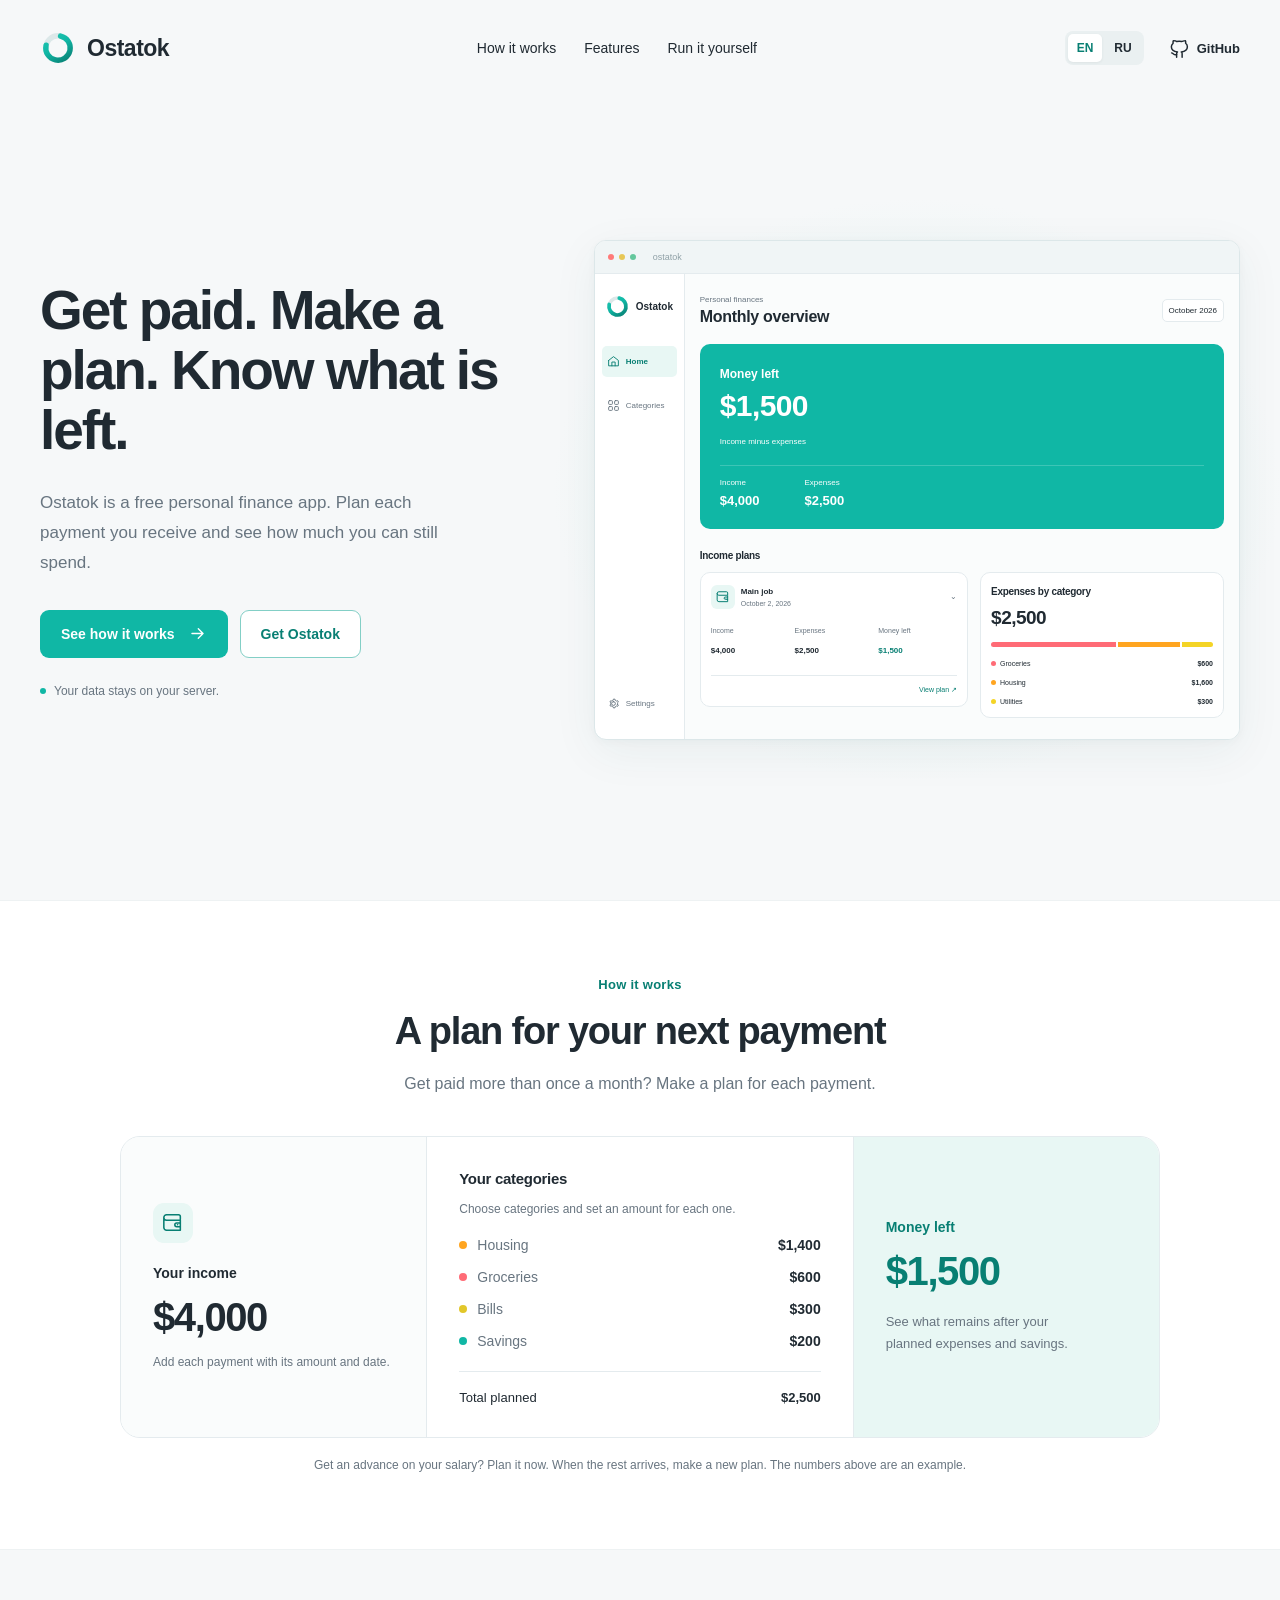
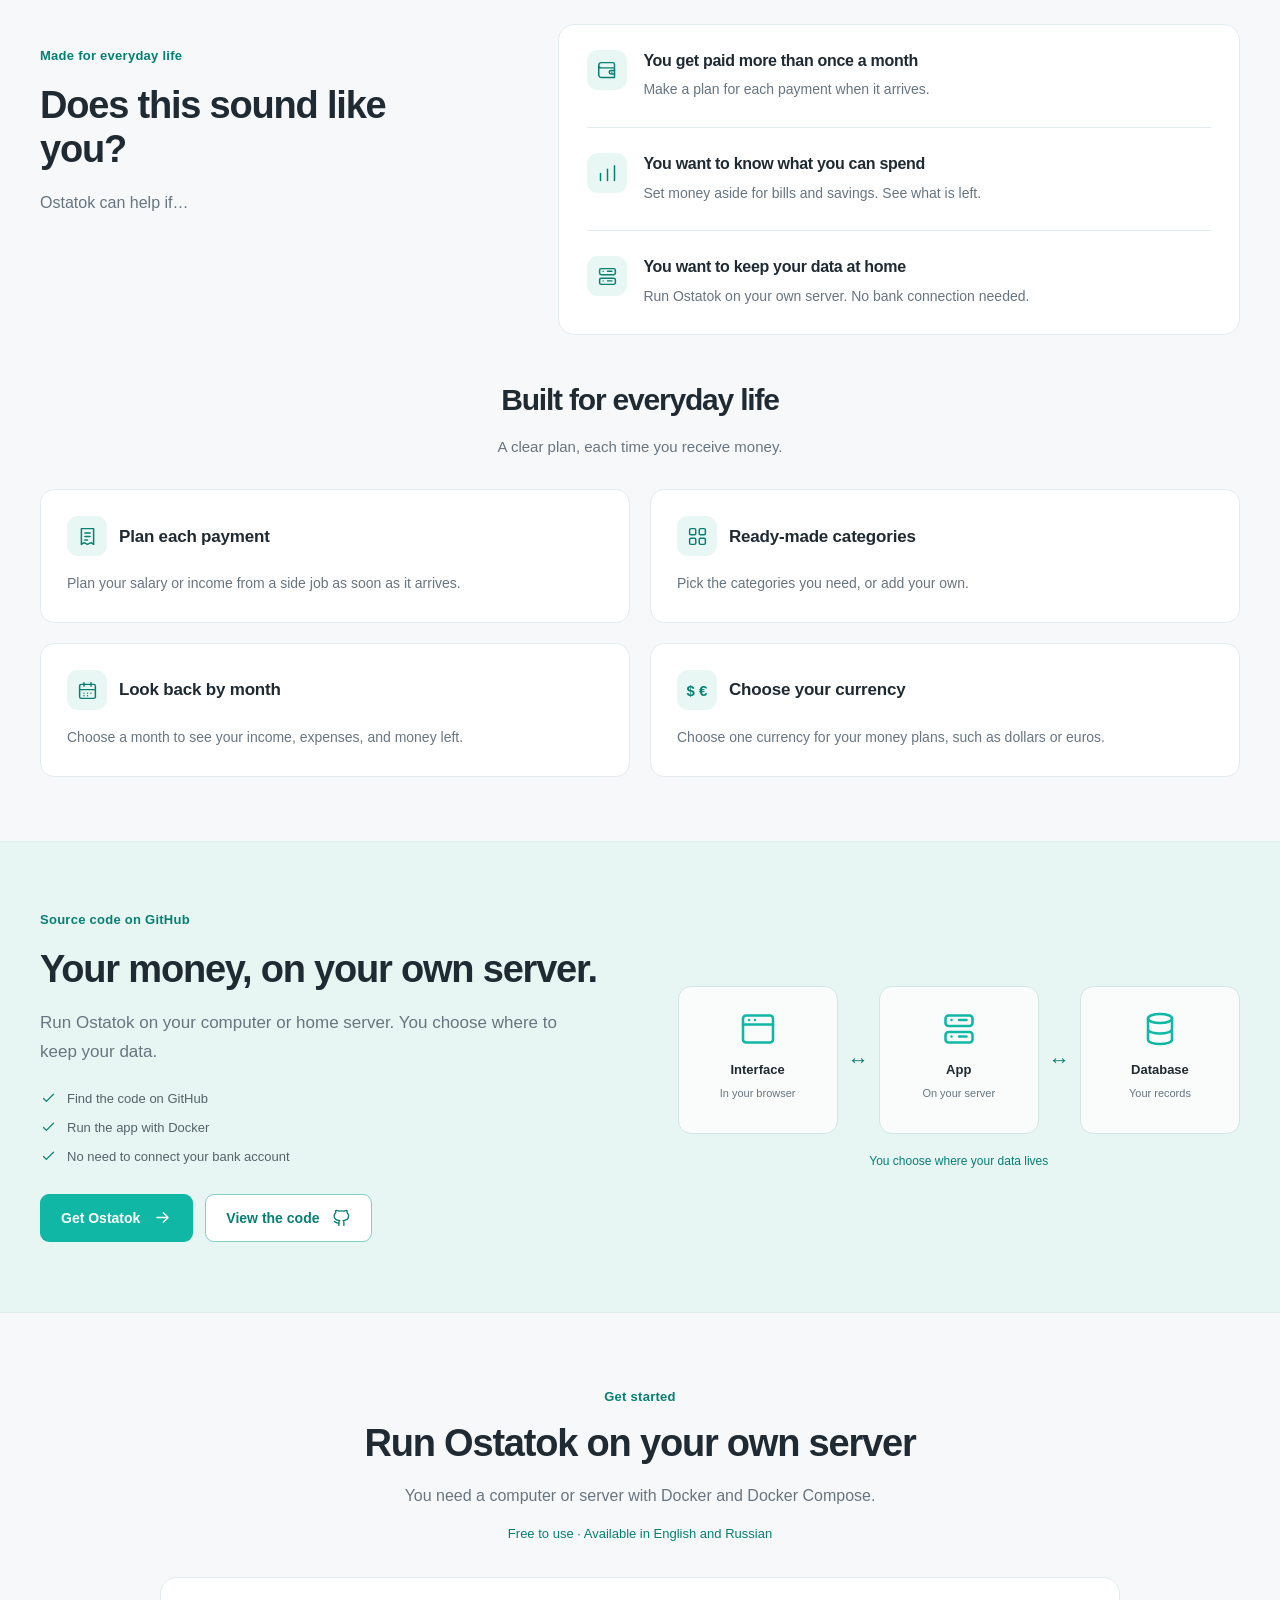
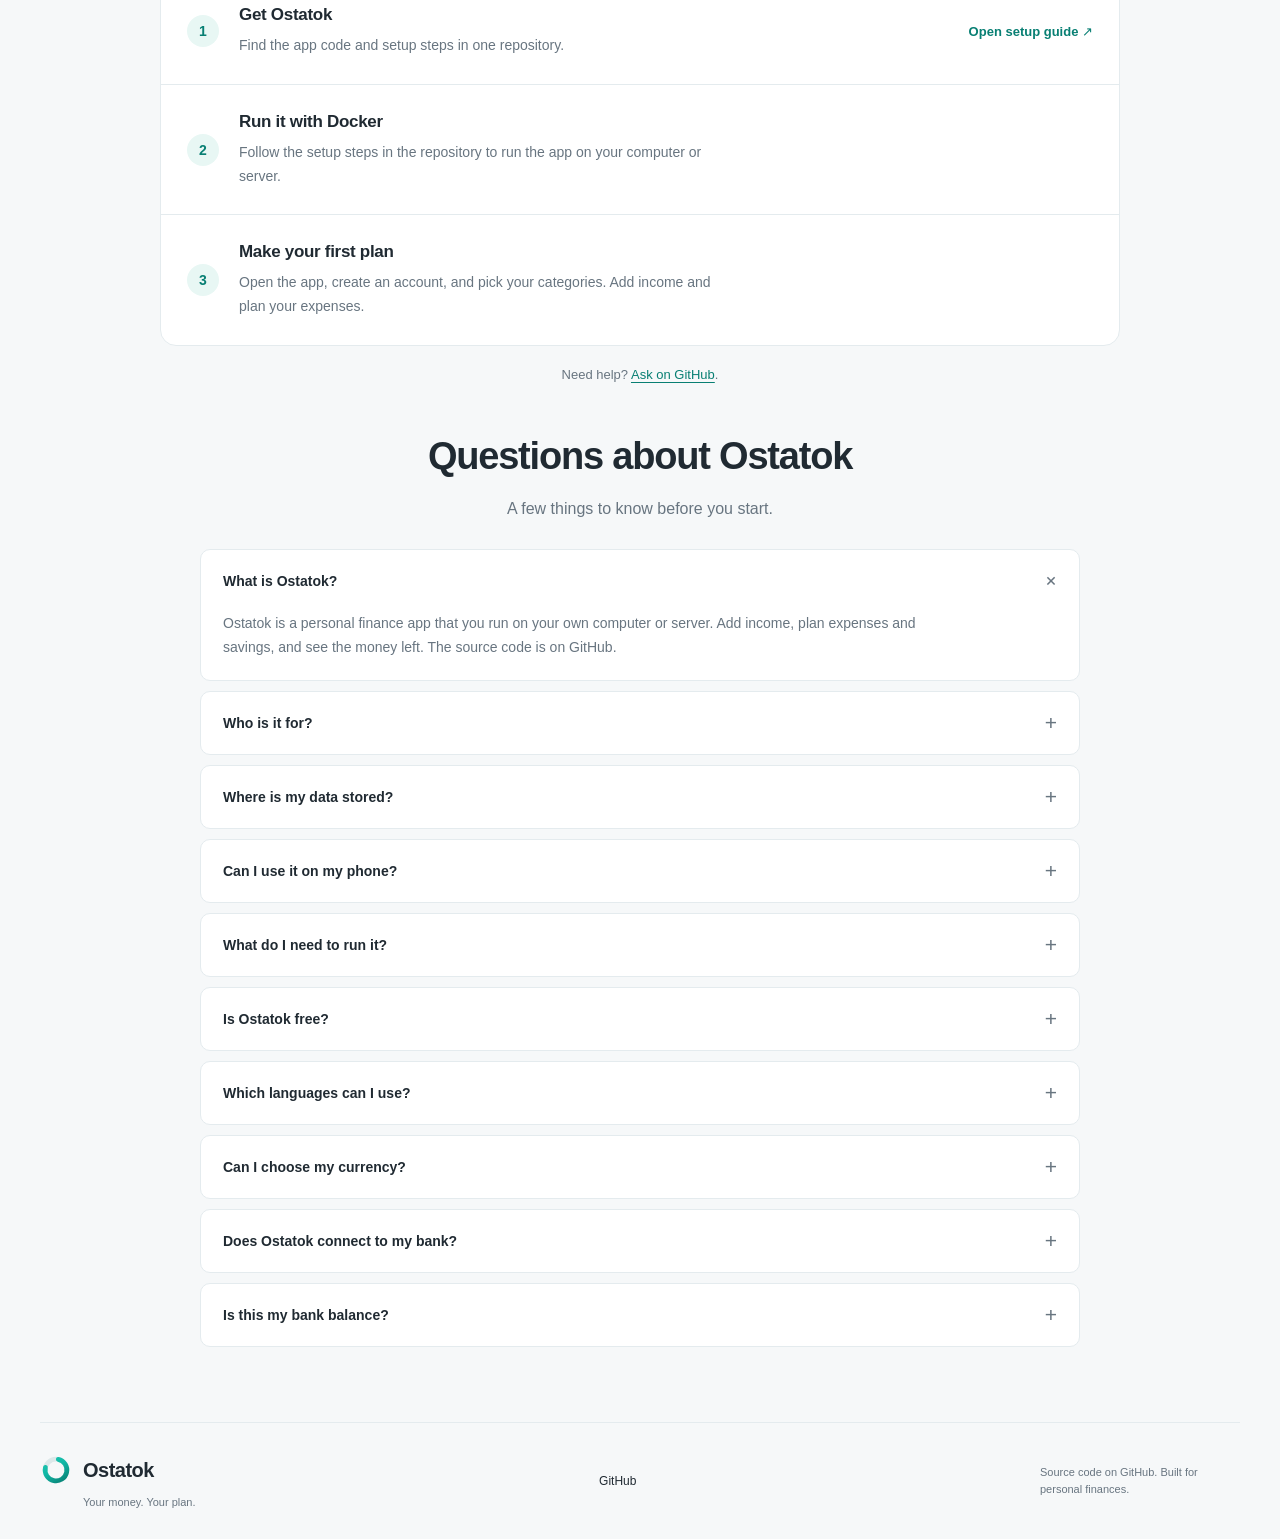
<file: index.html>
<!doctype html>
<html lang="en">
<head>
  <meta charset="UTF-8">
  <meta name="viewport" content="width=device-width, initial-scale=1">
  <title>Ostatok — Personal finance app for your own server</title>
  <meta name="description" content="A free personal finance app in English and Russian. Plan bills and savings each time you get paid. Run it on your own computer or server.">
  <meta name="theme-color" content="#10b7a5">
  <meta property="og:type" content="website">
  <meta property="og:title" content="Ostatok — Personal finance app for your own server">
  <meta property="og:description" content="A free personal finance app in English and Russian. Plan bills and savings each time you get paid. Run it on your own computer or server.">
  <meta property="og:locale" content="en_US">

  <script type="application/ld+json">
{
  "@context": "https://schema.org",
  "@type": "SoftwareApplication",
  "name": "Ostatok",
  "applicationCategory": "FinanceApplication",
  "operatingSystem": "Web browser",
  "description": "A free personal finance app with English and Russian interfaces. Run it on your own computer or server. Plan expenses and savings for each payment and see the money left. Choose one currency for your records.",
  "softwareRequirements": "A server or computer with Docker and Docker Compose.",
  "inLanguage": [
    "en",
    "ru"
  ],
  "sameAs": [
    "https://github.com/ostatok-app/ostatok"
  ],
  "isAccessibleForFree": true,
  "offers": {
    "@type": "Offer",
    "price": "0",
    "priceCurrency": "USD"
  }
}
  </script>
  <link rel="icon" type="image/svg+xml" href="assets/logo.svg?v=2">
  <link rel="alternate icon" href="assets/favicon.ico?v=2">
  <link rel="apple-touch-icon" href="assets/apple-touch-icon.png?v=2">
  <link rel="stylesheet" href="assets/styles.css">
</head>
<body>
  <a class="skip-link" href="#main">Skip to content</a>
  <svg class="svg-defs" xmlns="http://www.w3.org/2000/svg" aria-hidden="true">
    <defs>
      <symbol id="wallet" viewBox="0 0 24 24"><path d="M20 8V5a2 2 0 0 0-2-2H5a3 3 0 0 0 0 6h15v11H5a3 3 0 0 1-3-3V6"/><path d="M20 12h-4a2 2 0 0 0 0 4h4m-3-2h.01"/></symbol>
      <symbol id="arrow" viewBox="0 0 24 24"><path d="M5 12h14m-6-6 6 6-6 6"/></symbol>
      <symbol id="grid" viewBox="0 0 24 24"><rect x="3" y="3" width="7" height="7" rx="1.5"/><rect x="14" y="3" width="7" height="7" rx="1.5"/><rect x="3" y="14" width="7" height="7" rx="1.5"/><rect x="14" y="14" width="7" height="7" rx="1.5"/></symbol>
      <symbol id="chart" viewBox="0 0 24 24"><path d="M4 20V12m8 8V7m8 13V3"/></symbol>
      <symbol id="check" viewBox="0 0 24 24"><path d="m5 12 4 4L19 6"/></symbol>
      <symbol id="home" viewBox="0 0 24 24"><path d="m3 10 9-7 9 7v10H3V10m6 10v-7h6v7"/></symbol>
      <symbol id="food-icon" viewBox="0 0 24 24"><path d="M4 3v6a3 3 0 0 0 6 0V3M7 3v18M19 3c-4 2-5 8-1 9h1m0-9v18"/></symbol>
      <symbol id="sun" viewBox="0 0 24 24"><circle cx="12" cy="12" r="4"/><path d="M12 2v2m0 16v2M2 12h2m16 0h2M5 5l1 1m12 12 1 1M5 19l1-1M18 6l1-1"/></symbol>
      <symbol id="receipt" viewBox="0 0 24 24"><path d="M5 3h14v18l-3-2-4 2-4-2-3 2V3m4 5h6m-6 4h6m-6 4h3"/></symbol>
      <symbol id="server" viewBox="0 0 24 24"><rect x="3" y="3" width="18" height="7" rx="2"/><rect x="3" y="14" width="18" height="7" rx="2"/><path d="M7 6h.01M7 17h.01m5-11h5m-5 11h5"/></symbol>
      <symbol id="browser" viewBox="0 0 24 24"><rect x="2" y="3" width="20" height="18" rx="2"/><path d="M2 9h20M6 6h.01M10 6h.01"/></symbol>
      <symbol id="database" viewBox="0 0 24 24"><ellipse cx="12" cy="5" rx="8" ry="3"/><path d="M4 5v14c0 4 16 4 16 0V5M4 12c0 4 16 4 16 0"/></symbol>
      <symbol id="github" viewBox="0 0 24 24"><path d="M9 19c-4 1-4-2-6-2m12 5v-4c0-1-.3-2-1-2 4-.5 7-2 7-6 0-2-.7-3-2-4 .2-1 .2-2-.3-3-2 0-3 1-4 1a13 13 0 0 0-6 0C8 3 6 3 5 3c-.5 1-.5 2-.3 3-1 1-2 2-2 4 0 4 3 5.5 7 6-.7.5-1 1.3-1 2v4"/></symbol>
      <symbol id="reset" viewBox="0 0 24 24"><path d="M3 10a9 9 0 1 1 2 8M3 3v7h7"/></symbol>
      <symbol id="calendar" viewBox="0 0 24 24"><rect x="3" y="5" width="18" height="16" rx="2"/><path d="M16 3v4M8 3v4M3 11h18M8 15h.01M12 15h.01M16 15h.01M8 18h.01M12 18h.01"/></symbol>
      <symbol id="settings" viewBox="0 0 24 24"><path d="M12 8.5a3.5 3.5 0 1 0 0 7 3.5 3.5 0 0 0 0-7Z"/><path d="M19.4 13.5a7.8 7.8 0 0 0 0-3l1.6-1.2-1.5-2.6-1.9.8a7.8 7.8 0 0 0-2.6-1.5l-.3-2h-3l-.3 2a7.8 7.8 0 0 0-2.6 1.5l-1.9-.8-1.5 2.6 1.6 1.2a7.8 7.8 0 0 0 0 3l-1.6 1.2 1.5 2.6 1.9-.8a7.8 7.8 0 0 0 2.6 1.5l.3 2h3l.3-2a7.8 7.8 0 0 0 2.6-1.5l1.9.8 1.5-2.6-1.6-1.2Z"/></symbol>
    </defs>
  </svg>
  <header class="site-header wrap">
    <a class="brand" href="./" aria-label="Ostatok"><img src="assets/logo.svg?v=2" width="36" height="36" alt=""><span>Ostatok</span></a>
    <nav aria-label="Main navigation"><a href="#how">How it works</a><a href="#features">Features</a><a href="#selfhost">Run it yourself</a></nav>
    <div class="header-actions"><div class="language-switch" role="group" aria-label="Language"><a href="./" lang="en" hreflang="en" aria-current="page">EN</a><a href="ru/" lang="ru" hreflang="ru">RU</a></div><a class="github-link" href="https://github.com/ostatok-app/ostatok" target="_blank" rel="noopener noreferrer"><svg class="icon" aria-hidden="true"><use href="#github"/></svg><span>GitHub</span></a></div>
  </header>
  <main id="main">
    <section class="hero wrap">
      <div class="hero-copy"><h1>Get paid. Make a plan. Know what is left.</h1><p class="lead">Ostatok is a free personal finance app. Plan each payment you receive and see how much you can still spend.</p><div class="actions"><a class="button primary" href="#how">See how it works <svg class="icon" aria-hidden="true"><use href="#arrow"/></svg></a><a class="button secondary" href="#get-started">Get Ostatok</a></div><p class="hero-note"><span class="status-dot"></span>Your data stays on your server.</p></div>
      <figure class="product-figure">
        <div class="product-window" role="img" aria-label="Example of the Ostatok home page">
          <div class="window-top"><i></i><i></i><i></i><span>ostatok</span></div>
          <div class="product-body"><aside class="product-nav"><div class="product-brand"><img src="assets/logo.svg?v=2" alt="" width="25" height="25"><span>Ostatok</span></div><div class="selected"><svg class="icon"><use href="#home"/></svg>Home</div><div><svg class="icon"><use href="#grid"/></svg>Categories</div><div class="nav-settings"><svg class="icon" aria-hidden="true"><use href="#settings"/></svg>Settings</div></aside>
            <div class="product-main"><div class="product-heading"><div><small>Personal finances</small><strong>Monthly overview</strong></div><span class="month">October 2026</span></div>
              <div class="balance-banner"><div><span>Money left</span><strong>$1,500</strong><small>Income minus expenses</small></div><div class="banner-stats"><div><small>Income</small><b>$4,000</b></div><div><small>Expenses</small><b>$2,500</b></div></div></div>
              <div class="preview-columns"><div class="preview-income"><h3>Income plans</h3><div class="preview-card"><div class="payment-name"><span class="icon-bubble teal"><svg class="icon"><use href="#wallet"/></svg></span><div><b>Main job</b><small>October 2, 2026</small></div><span class="chevron">⌄</span></div><div class="payment-stats"><div><small>Income</small><b>$4,000</b></div><div><small>Expenses</small><b>$2,500</b></div><div><small>Money left</small><b class="teal-text">$1,500</b></div></div><span class="preview-link">View plan ↗</span></div></div>
                <div class="preview-card breakdown"><h3>Expenses by category</h3><strong>$2,500</strong><div class="expense-bar"><span></span><span></span><span></span></div><div class="category-line"><span class="color-dot coral"></span>Groceries<b>$600</b></div><div class="category-line"><span class="color-dot orange"></span>Housing<b>$1,600</b></div><div class="category-line"><span class="color-dot yellow"></span>Utilities<b>$300</b></div></div></div>
            </div></div>
        </div>
      </figure>
    </section>
    <section id="how" class="section how-section" aria-labelledby="plan-title">
      <div class="wrap">
        <div class="section-heading centered">
          <p class="eyebrow">How it works</p>
          <h2 id="plan-title">A plan for your next payment</h2>
          <p>Get paid more than once a month? Make a plan for each payment.</p>
        </div>
        <div class="payment-example">
          <div class="example-income">
            <span class="icon-bubble teal"><svg class="icon" aria-hidden="true"><use href="#wallet"/></svg></span>
            <span class="example-label">Your income</span>
            <strong>$4,000</strong>
            <span class="example-note">Add each payment with its amount and date.</span>
          </div>
          <div class="example-expenses">
            <h3>Your categories</h3><p class="example-detail">Choose categories and set an amount for each one.</p>
            <dl class="example-items">
              <div><dt><span class="example-dot example-housing" aria-hidden="true"></span>Housing</dt><dd>$1,400</dd></div>
              <div><dt><span class="example-dot example-food" aria-hidden="true"></span>Groceries</dt><dd>$600</dd></div>
              <div><dt><span class="example-dot example-bills" aria-hidden="true"></span>Bills</dt><dd>$300</dd></div>
              <div><dt><span class="example-dot example-savings" aria-hidden="true"></span>Savings</dt><dd>$200</dd></div>
            </dl>
            <div class="example-total"><span>Total planned</span><strong>$2,500</strong></div>
          </div>
          <div class="example-balance">
            <span class="example-label">Money left</span>
            <strong>$1,500</strong>
            <p>See what remains after your planned expenses and savings.</p>
          </div>
        </div>
        <p class="example-caption">Get an advance on your salary? Plan it now. When the rest arrives, make a new plan. The numbers above are an example.</p>
      </div>
    </section>
    <section class="section audience-section" aria-labelledby="audience-title">
      <div class="wrap audience-layout">
        <div class="audience-intro">
          <p class="eyebrow">Made for everyday life</p>
          <h2 id="audience-title">Does this sound like you?</h2>
          <p>Ostatok can help if…</p>
        </div>
        <div class="audience-card">
          <ul class="audience-list">
            <li><span class="audience-icon"><svg class="icon" aria-hidden="true"><use href="#wallet"/></svg></span><div><h3>You get paid more than once a month</h3><p>Make a plan for each payment when it arrives.</p></div></li>
            <li><span class="audience-icon"><svg class="icon" aria-hidden="true"><use href="#chart"/></svg></span><div><h3>You want to know what you can spend</h3><p>Set money aside for bills and savings. See what is left.</p></div></li>
            <li><span class="audience-icon"><svg class="icon" aria-hidden="true"><use href="#server"/></svg></span><div><h3>You want to keep your data at home</h3><p>Run Ostatok on your own server. No bank connection needed.</p></div></li>
          </ul>
        </div>
      </div>
    </section>
    <section id="features" class="section wrap features-section" aria-labelledby="features-title">
      <div class="section-heading centered">
        <h2 id="features-title">Built for everyday life</h2>
        <p>A clear plan, each time you receive money.</p>
      </div>
      <div class="features-grid">
        <article class="feature-card">
          <div class="feature-heading"><span class="feature-symbol"><svg class="icon" aria-hidden="true"><use href="#receipt"/></svg></span><h3>Plan each payment</h3></div>
          <p>Plan your salary or income from a side job as soon as it arrives.</p>
        </article>
        <article class="feature-card">
          <div class="feature-heading"><span class="feature-symbol"><svg class="icon" aria-hidden="true"><use href="#grid"/></svg></span><h3>Ready-made categories</h3></div>
          <p>Pick the categories you need, or add your own.</p>
        </article>
        <article class="feature-card">
          <div class="feature-heading"><span class="feature-symbol"><svg class="icon" aria-hidden="true"><use href="#calendar"/></svg></span><h3>Look back by month</h3></div>
          <p>Choose a month to see your income, expenses, and money left.</p>
        </article>
        <article class="feature-card">
          <div class="feature-heading"><span class="feature-symbol currency-symbol" aria-hidden="true">$ €</span><h3>Choose your currency</h3></div>
          <p>Choose one currency for your money plans, such as dollars or euros.</p>
        </article>
      </div>
    </section>
    <section id="selfhost" class="host-section"><div class="wrap host-inner"><div><p class="eyebrow">Source code on GitHub</p><h2>Your money, on your own server.</h2><p class="lead">Run Ostatok on your computer or home server. You choose where to keep your data.</p><ul class="host-points"><li><svg class="icon" aria-hidden="true"><use href="#check"/></svg>Find the code on GitHub</li><li><svg class="icon" aria-hidden="true"><use href="#check"/></svg>Run the app with Docker</li><li><svg class="icon" aria-hidden="true"><use href="#check"/></svg>No need to connect your bank account</li></ul><div class="actions"><a class="button primary" href="#get-started">Get Ostatok <svg class="icon" aria-hidden="true"><use href="#arrow"/></svg></a><a class="button secondary" href="https://github.com/ostatok-app/ostatok" target="_blank" rel="noopener noreferrer">View the code <svg class="icon" aria-hidden="true"><use href="#github"/></svg></a></div></div><div class="hosting-visual"><div class="host-diagram"><div><svg class="icon"><use href="#browser"/></svg><b>Interface</b><span>In your browser</span></div><span class="connector">↔</span><div><svg class="icon"><use href="#server"/></svg><b>App</b><span>On your server</span></div><span class="connector">↔</span><div><svg class="icon"><use href="#database"/></svg><b>Database</b><span>Your records</span></div></div><p>You choose where your data lives</p></div></div></section>
    <section id="get-started" class="section wrap setup-section" aria-labelledby="setup-title">
      <div class="section-heading centered">
        <p class="eyebrow">Get started</p>
        <h2 id="setup-title">Run Ostatok on your own server</h2>
        <p>You need a computer or server with Docker and Docker Compose.</p><p class="setup-facts">Free to use · Available in English and Russian</p>
      </div>
      <ol class="setup-list">
        <li><div><h3>Get Ostatok</h3><p>Find the app code and setup steps in one repository.</p></div><a class="setup-link" href="https://github.com/ostatok-app/ostatok#readme" target="_blank" rel="noopener noreferrer">Open setup guide <span aria-hidden="true">↗</span></a></li>
        <li><div><h3>Run it with Docker</h3><p>Follow the setup steps in the repository to run the app on your computer or server.</p></div></li>
        <li><div><h3>Make your first plan</h3><p>Open the app, create an account, and pick your categories. Add income and plan your expenses.</p></div></li>
      </ol>
      <p class="setup-note">Need help? <a href="https://github.com/ostatok-app/ostatok/issues" target="_blank" rel="noopener noreferrer">Ask on GitHub</a>.</p>
    </section>
    <section class="section wrap faq-section" aria-labelledby="faq-title">
      <div class="section-heading centered"><h2 id="faq-title">Questions about Ostatok</h2><p>A few things to know before you start.</p></div>
      <div class="faq-list">
        <details open><summary>What is Ostatok?<span aria-hidden="true">+</span></summary><p>Ostatok is a personal finance app that you run on your own computer or server. Add income, plan expenses and savings, and see the money left. The source code is on GitHub.</p></details>
        <details><summary>Who is it for?<span aria-hidden="true">+</span></summary><p>Ostatok is for people who want to plan each payment they receive and keep their data on their own server. You need to be able to set up and run Docker apps.</p></details>
        <details><summary>Where is my data stored?<span aria-hidden="true">+</span></summary><p>Your records are in a database on the computer or server where you run Ostatok. This landing page does not collect your financial data.</p></details>
        <details><summary>Can I use it on my phone?<span aria-hidden="true">+</span></summary><p>Yes. Open the app in your phone’s browser. Your phone must be able to connect to your server.</p></details>
        <details><summary>What do I need to run it?<span aria-hidden="true">+</span></summary><p>You need Docker with Compose and a computer or server. The app code and setup steps are in one GitHub repository. See <a href="#get-started">Get started</a>.</p></details>
        <details><summary>Is Ostatok free?<span aria-hidden="true">+</span></summary><p>Yes. The app is free to use. You run it on your own computer or server. If you rent a server, you pay that provider for hosting.</p></details>
        <details><summary>Which languages can I use?<span aria-hidden="true">+</span></summary><p>The app interface is available in English and Russian.</p></details>
        <details><summary>Can I choose my currency?<span aria-hidden="true">+</span></summary><p>Yes. Choose one currency for your records. Ostatok does not convert amounts or track exchange rates.</p></details>
        <details><summary>Does Ostatok connect to my bank?<span aria-hidden="true">+</span></summary><p>No. You enter income and plan expenses yourself. Ostatok does not need access to your bank account.</p></details>
        <details><summary>Is this my bank balance?<span aria-hidden="true">+</span></summary><p>No. Money left is the income you enter minus the expenses and savings you plan. It is based on your entries, not live bank data.</p></details>
      </div>
    </section>
  </main>
  <footer class="site-footer wrap"><div><a class="brand" href="./"><img src="assets/logo.svg?v=2" width="32" height="32" alt=""><span>Ostatok</span></a><p>Your money. Your plan.</p></div><div class="footer-links"><a href="https://github.com/ostatok-app/ostatok" target="_blank" rel="noopener noreferrer">GitHub</a></div><small>Source code on GitHub. Built for personal finances.</small></footer>
</body>
</html>
</file>
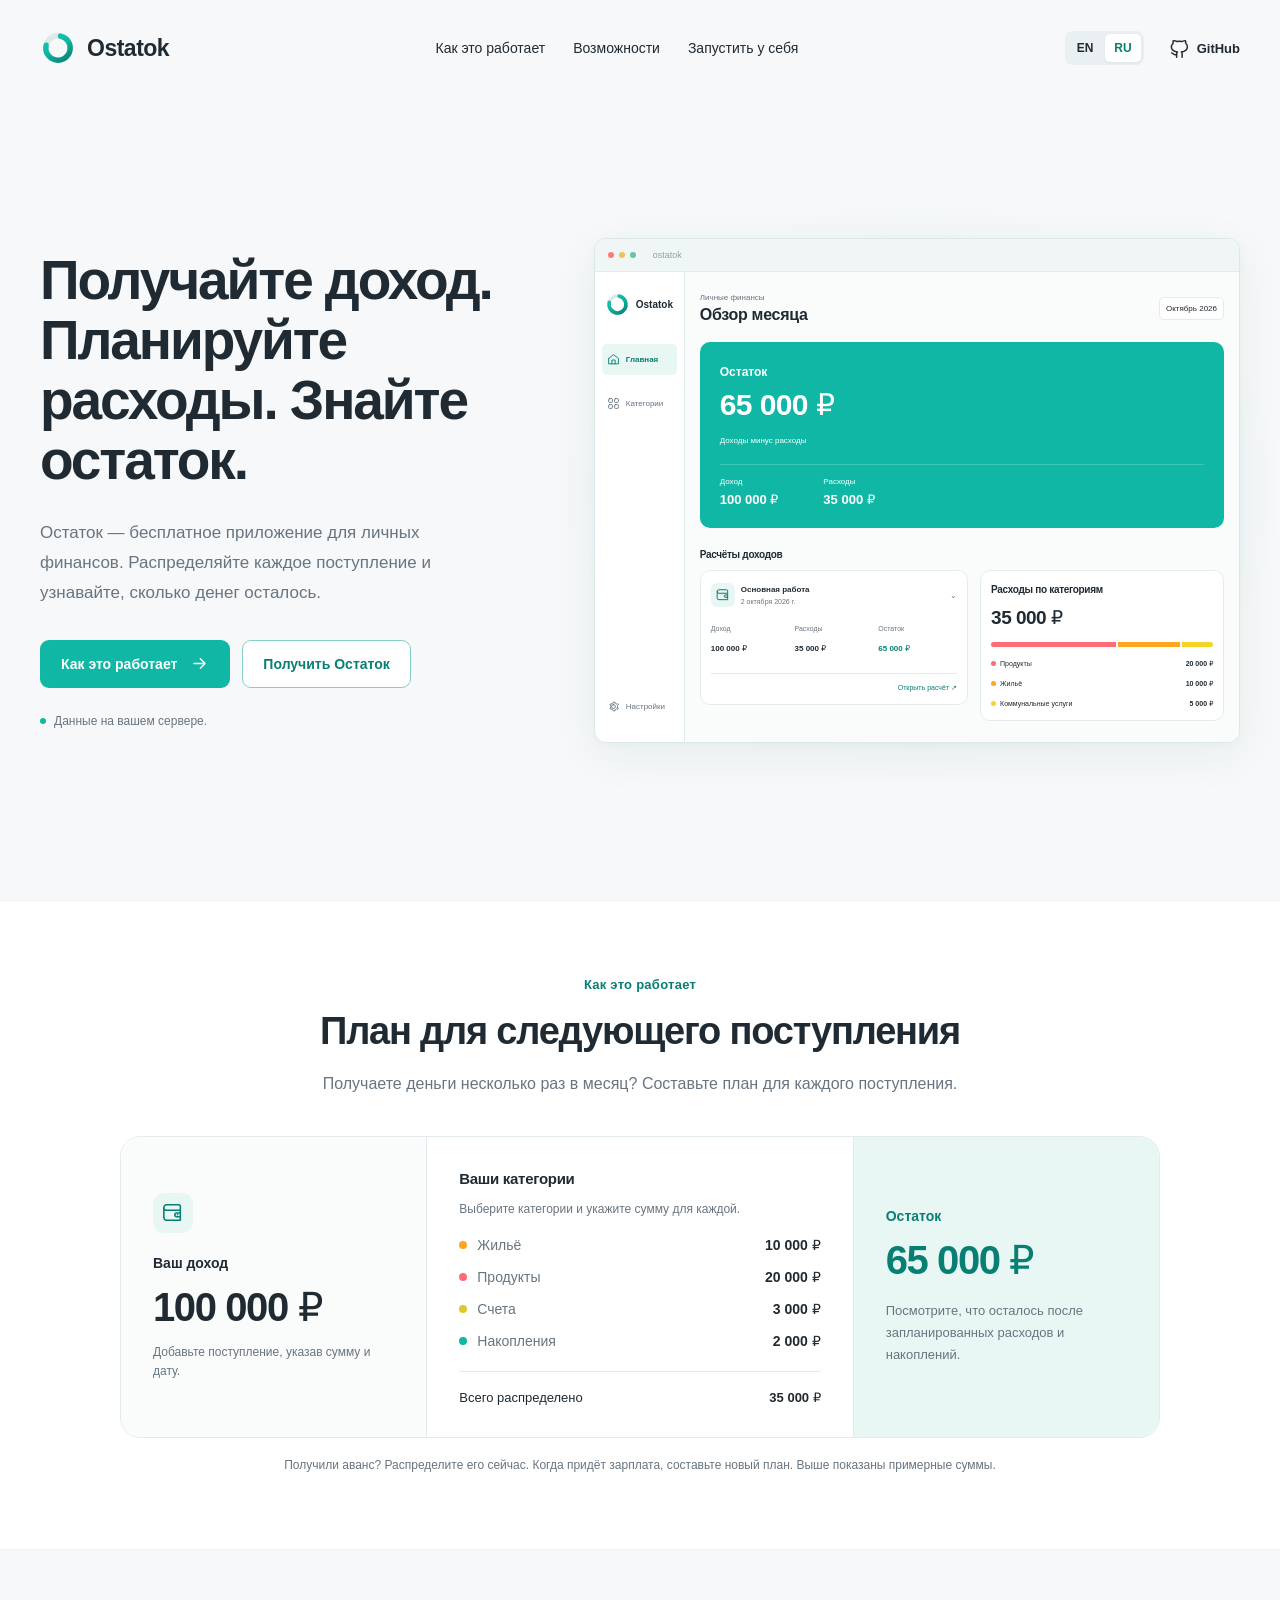
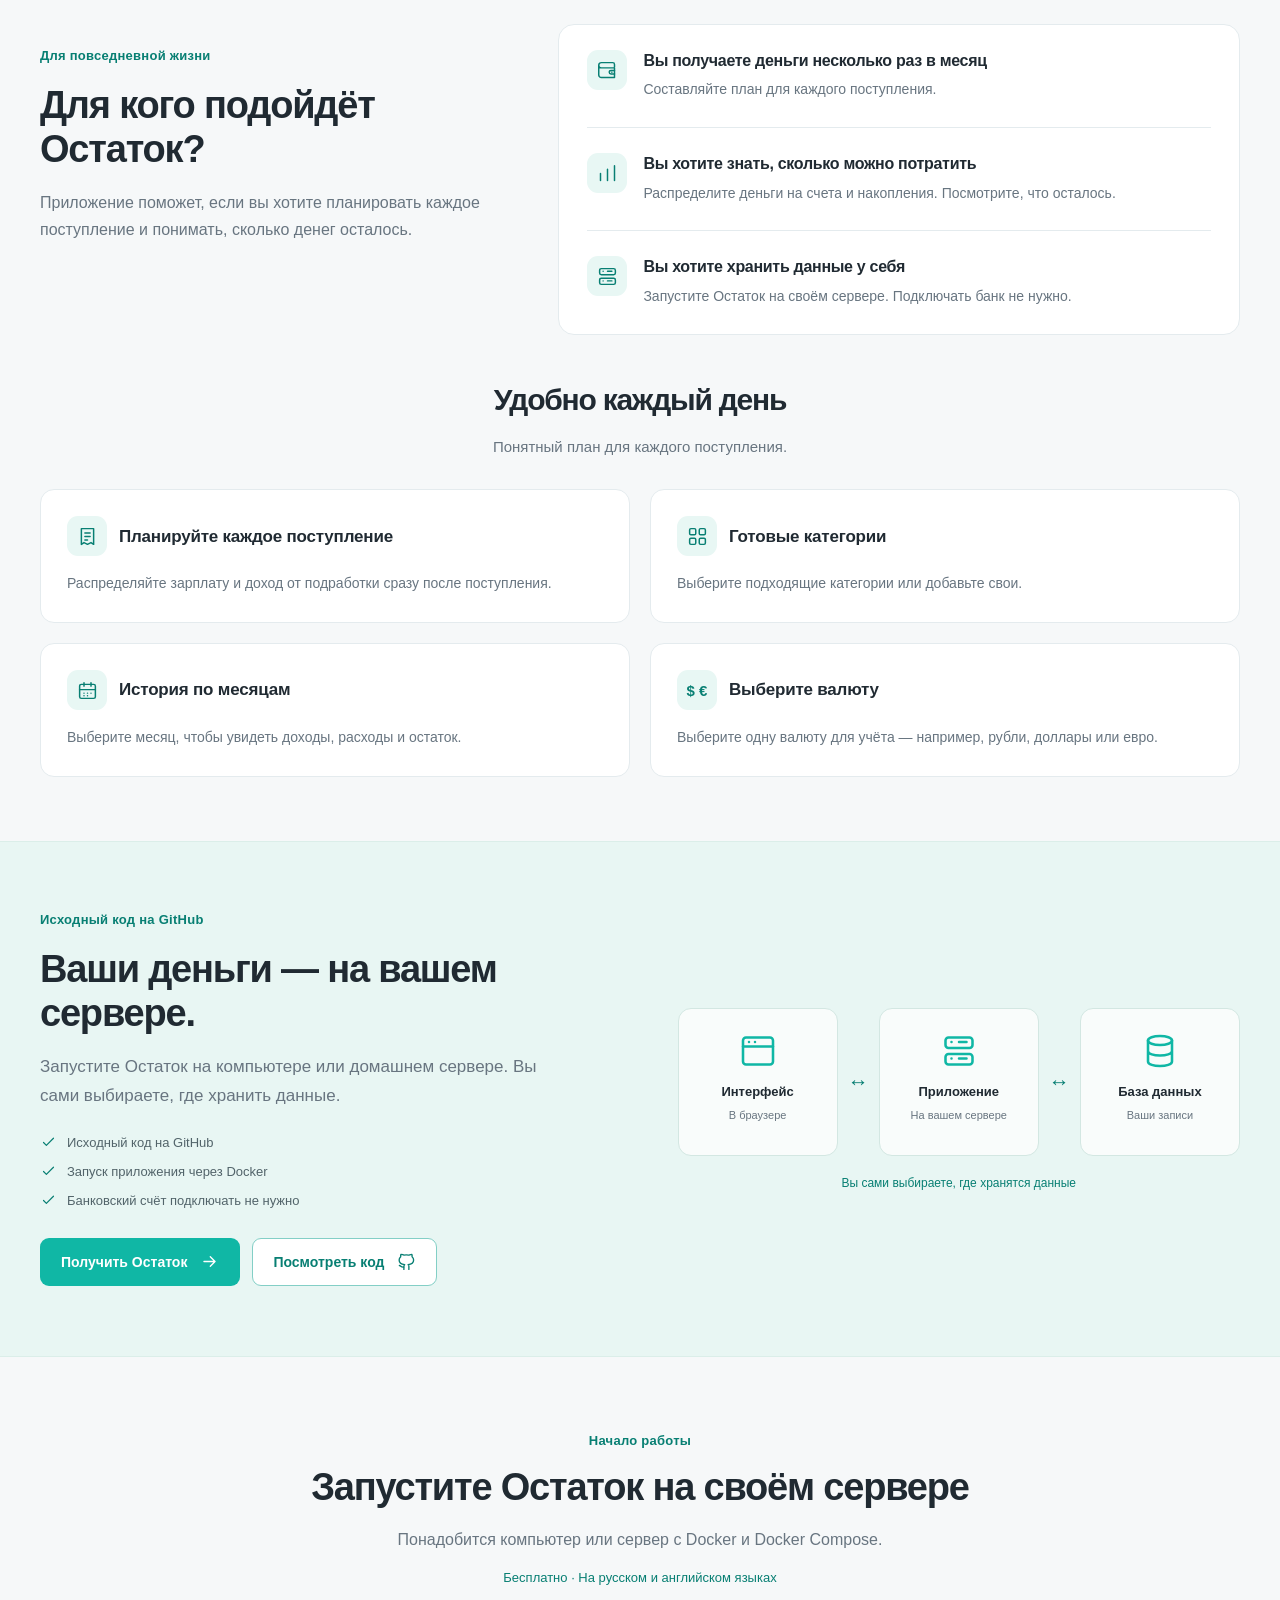
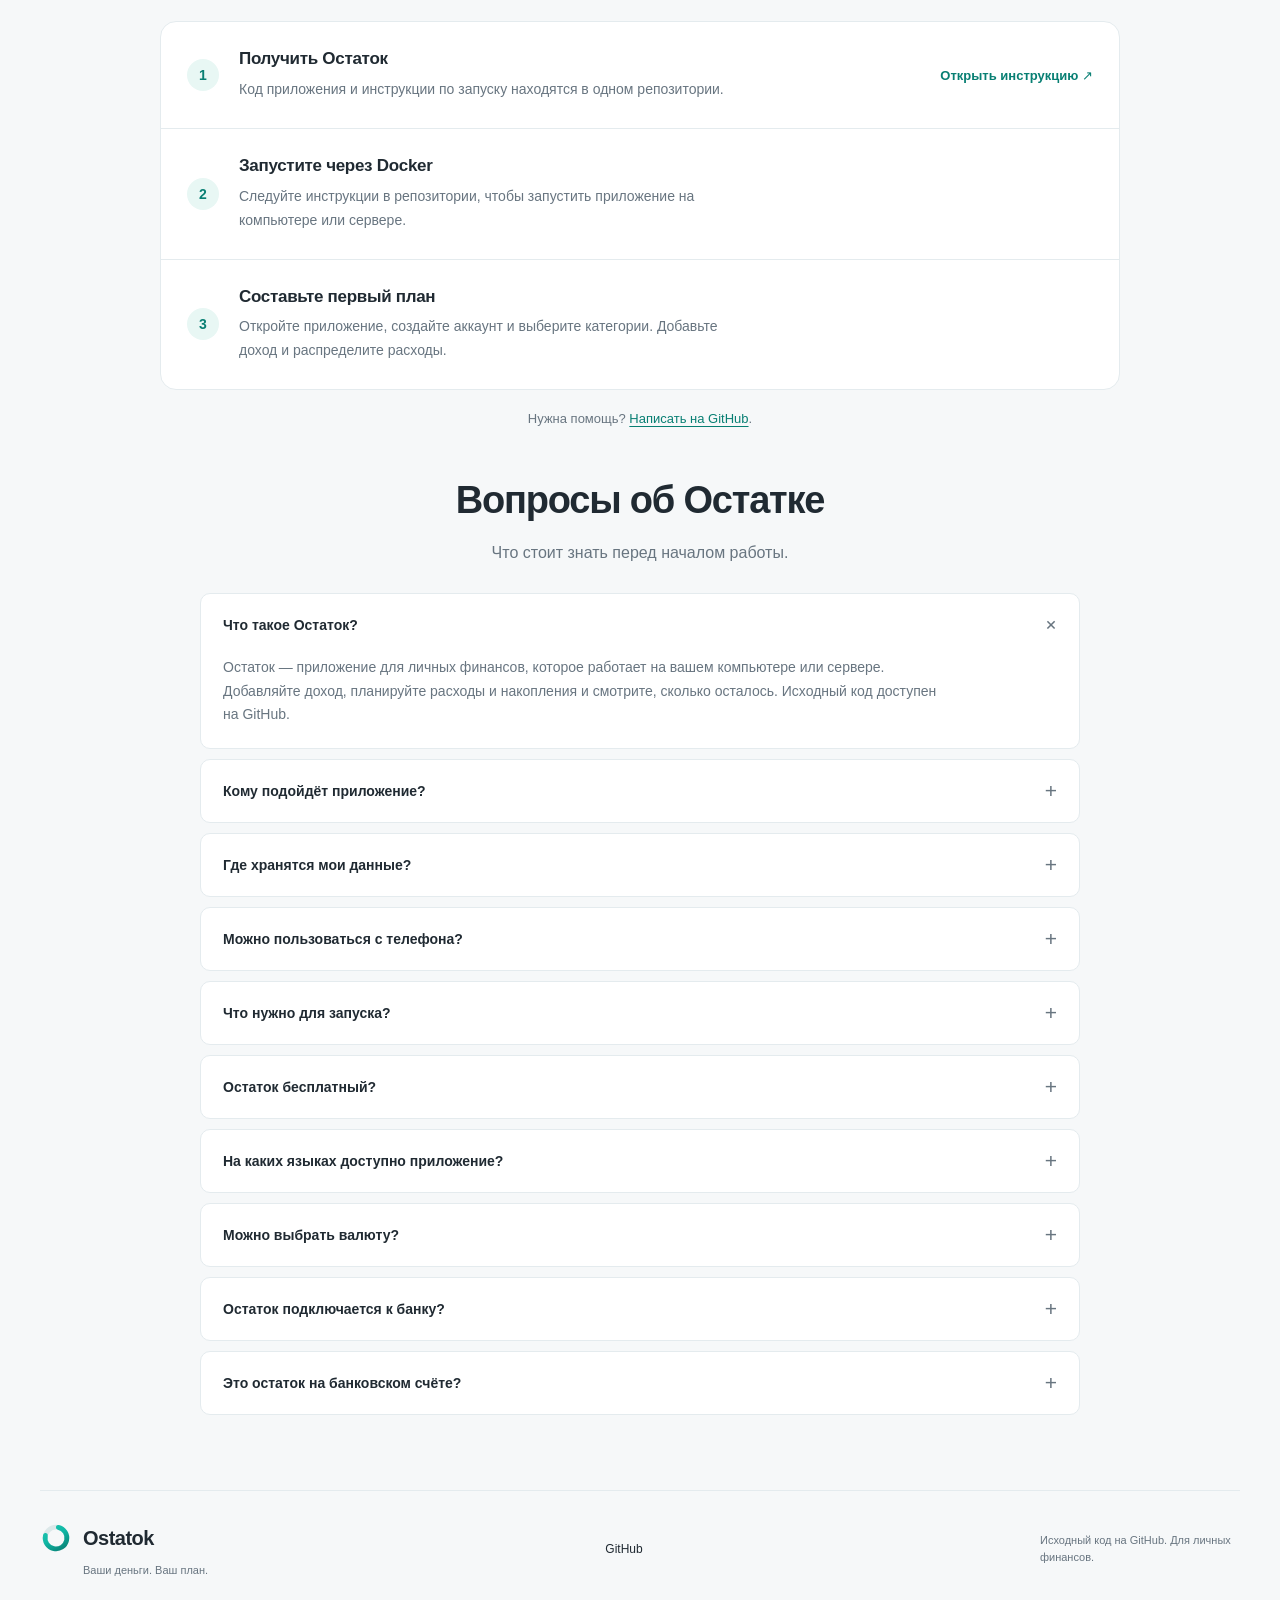
<file: ru/index.html>
<!doctype html>
<html lang="ru">
<head>
  <meta charset="UTF-8">
  <meta name="viewport" content="width=device-width, initial-scale=1">
  <title>Остаток — личные финансы на своём сервере</title>
  <meta name="description" content="Бесплатное приложение для личных финансов. Планируйте расходы и накопления с каждого поступления. Запустите на своём компьютере или сервере.">
  <meta name="theme-color" content="#10b7a5">
  <meta property="og:type" content="website">
  <meta property="og:title" content="Остаток — личные финансы на своём сервере">
  <meta property="og:description" content="Бесплатное приложение для личных финансов. Планируйте расходы и накопления с каждого поступления. Запустите на своём компьютере или сервере.">
  <meta property="og:locale" content="ru_RU">

  <script type="application/ld+json">
{
  "@context": "https://schema.org",
  "@type": "SoftwareApplication",
  "name": "Ostatok",
  "applicationCategory": "FinanceApplication",
  "operatingSystem": "Web browser",
  "description": "Бесплатное приложение для личных финансов на русском и английском языках. Планируйте расходы и накопления с каждого поступления и смотрите остаток.",
  "softwareRequirements": "Компьютер или сервер с Docker и Docker Compose.",
  "inLanguage": [
    "en",
    "ru"
  ],
  "sameAs": [
    "https://github.com/ostatok-app/ostatok"
  ],
  "isAccessibleForFree": true,
  "offers": {
    "@type": "Offer",
    "price": "0",
    "priceCurrency": "USD"
  }
}
  </script>
  <link rel="icon" type="image/svg+xml" href="../assets/logo.svg?v=2">
  <link rel="alternate icon" href="../assets/favicon.ico?v=2">
  <link rel="apple-touch-icon" href="../assets/apple-touch-icon.png?v=2">
  <link rel="stylesheet" href="../assets/styles.css">
</head>
<body>
  <a class="skip-link" href="#main">Перейти к содержанию</a>
  <svg class="svg-defs" xmlns="http://www.w3.org/2000/svg" aria-hidden="true">
    <defs>
      <symbol id="wallet" viewBox="0 0 24 24"><path d="M20 8V5a2 2 0 0 0-2-2H5a3 3 0 0 0 0 6h15v11H5a3 3 0 0 1-3-3V6"/><path d="M20 12h-4a2 2 0 0 0 0 4h4m-3-2h.01"/></symbol>
      <symbol id="arrow" viewBox="0 0 24 24"><path d="M5 12h14m-6-6 6 6-6 6"/></symbol>
      <symbol id="grid" viewBox="0 0 24 24"><rect x="3" y="3" width="7" height="7" rx="1.5"/><rect x="14" y="3" width="7" height="7" rx="1.5"/><rect x="3" y="14" width="7" height="7" rx="1.5"/><rect x="14" y="14" width="7" height="7" rx="1.5"/></symbol>
      <symbol id="chart" viewBox="0 0 24 24"><path d="M4 20V12m8 8V7m8 13V3"/></symbol>
      <symbol id="check" viewBox="0 0 24 24"><path d="m5 12 4 4L19 6"/></symbol>
      <symbol id="home" viewBox="0 0 24 24"><path d="m3 10 9-7 9 7v10H3V10m6 10v-7h6v7"/></symbol>
      <symbol id="food-icon" viewBox="0 0 24 24"><path d="M4 3v6a3 3 0 0 0 6 0V3M7 3v18M19 3c-4 2-5 8-1 9h1m0-9v18"/></symbol>
      <symbol id="sun" viewBox="0 0 24 24"><circle cx="12" cy="12" r="4"/><path d="M12 2v2m0 16v2M2 12h2m16 0h2M5 5l1 1m12 12 1 1M5 19l1-1M18 6l1-1"/></symbol>
      <symbol id="receipt" viewBox="0 0 24 24"><path d="M5 3h14v18l-3-2-4 2-4-2-3 2V3m4 5h6m-6 4h6m-6 4h3"/></symbol>
      <symbol id="server" viewBox="0 0 24 24"><rect x="3" y="3" width="18" height="7" rx="2"/><rect x="3" y="14" width="18" height="7" rx="2"/><path d="M7 6h.01M7 17h.01m5-11h5m-5 11h5"/></symbol>
      <symbol id="browser" viewBox="0 0 24 24"><rect x="2" y="3" width="20" height="18" rx="2"/><path d="M2 9h20M6 6h.01M10 6h.01"/></symbol>
      <symbol id="database" viewBox="0 0 24 24"><ellipse cx="12" cy="5" rx="8" ry="3"/><path d="M4 5v14c0 4 16 4 16 0V5M4 12c0 4 16 4 16 0"/></symbol>
      <symbol id="github" viewBox="0 0 24 24"><path d="M9 19c-4 1-4-2-6-2m12 5v-4c0-1-.3-2-1-2 4-.5 7-2 7-6 0-2-.7-3-2-4 .2-1 .2-2-.3-3-2 0-3 1-4 1a13 13 0 0 0-6 0C8 3 6 3 5 3c-.5 1-.5 2-.3 3-1 1-2 2-2 4 0 4 3 5.5 7 6-.7.5-1 1.3-1 2v4"/></symbol>
      <symbol id="reset" viewBox="0 0 24 24"><path d="M3 10a9 9 0 1 1 2 8M3 3v7h7"/></symbol>
      <symbol id="calendar" viewBox="0 0 24 24"><rect x="3" y="5" width="18" height="16" rx="2"/><path d="M16 3v4M8 3v4M3 11h18M8 15h.01M12 15h.01M16 15h.01M8 18h.01M12 18h.01"/></symbol>
      <symbol id="settings" viewBox="0 0 24 24"><path d="M12 8.5a3.5 3.5 0 1 0 0 7 3.5 3.5 0 0 0 0-7Z"/><path d="M19.4 13.5a7.8 7.8 0 0 0 0-3l1.6-1.2-1.5-2.6-1.9.8a7.8 7.8 0 0 0-2.6-1.5l-.3-2h-3l-.3 2a7.8 7.8 0 0 0-2.6 1.5l-1.9-.8-1.5 2.6 1.6 1.2a7.8 7.8 0 0 0 0 3l-1.6 1.2 1.5 2.6 1.9-.8a7.8 7.8 0 0 0 2.6 1.5l.3 2h3l.3-2a7.8 7.8 0 0 0 2.6-1.5l1.9.8 1.5-2.6-1.6-1.2Z"/></symbol>
    </defs>
  </svg>
  <header class="site-header wrap">
    <a class="brand" href="../" aria-label="Ostatok"><img src="../assets/logo.svg?v=2" width="36" height="36" alt=""><span>Ostatok</span></a>
    <nav aria-label="Главная навигация"><a href="#how">Как это работает</a><a href="#features">Возможности</a><a href="#selfhost">Запустить у себя</a></nav>
    <div class="header-actions"><div class="language-switch" role="group" aria-label="Выбор языка"><a href="../" lang="en" hreflang="en">EN</a><a href="./" lang="ru" hreflang="ru" aria-current="page">RU</a></div><a class="github-link" href="https://github.com/ostatok-app/ostatok" target="_blank" rel="noopener noreferrer"><svg class="icon" aria-hidden="true"><use href="#github"/></svg><span>GitHub</span></a></div>
  </header>
  <main id="main">
    <section class="hero wrap">
      <div class="hero-copy"><h1>Получайте доход. Планируйте расходы. Знайте остаток.</h1><p class="lead">Остаток — бесплатное приложение для личных финансов. Распределяйте каждое поступление и узнавайте, сколько денег осталось.</p><div class="actions"><a class="button primary" href="#how">Как это работает <svg class="icon" aria-hidden="true"><use href="#arrow"/></svg></a><a class="button secondary" href="#get-started">Получить Остаток</a></div><p class="hero-note"><span class="status-dot"></span>Данные на вашем сервере.</p></div>
      <figure class="product-figure">
        <div class="product-window" role="img" aria-label="Пример главной страницы Остатка">
          <div class="window-top"><i></i><i></i><i></i><span>ostatok</span></div>
          <div class="product-body"><aside class="product-nav"><div class="product-brand"><img src="../assets/logo.svg?v=2" alt="" width="25" height="25"><span>Ostatok</span></div><div class="selected"><svg class="icon"><use href="#home"/></svg>Главная</div><div><svg class="icon"><use href="#grid"/></svg>Категории</div><div class="nav-settings"><svg class="icon" aria-hidden="true"><use href="#settings"/></svg>Настройки</div></aside>
            <div class="product-main"><div class="product-heading"><div><small>Личные финансы</small><strong>Обзор месяца</strong></div><span class="month">Октябрь 2026</span></div>
              <div class="balance-banner"><div><span>Остаток</span><strong>65 000 ₽</strong><small>Доходы минус расходы</small></div><div class="banner-stats"><div><small>Доход</small><b>100 000 ₽</b></div><div><small>Расходы</small><b>35 000 ₽</b></div></div></div>
              <div class="preview-columns"><div class="preview-income"><h3>Расчёты доходов</h3><div class="preview-card"><div class="payment-name"><span class="icon-bubble teal"><svg class="icon"><use href="#wallet"/></svg></span><div><b>Основная работа</b><small>2 октября 2026 г.</small></div><span class="chevron">⌄</span></div><div class="payment-stats"><div><small>Доход</small><b>100 000 ₽</b></div><div><small>Расходы</small><b>35 000 ₽</b></div><div><small>Остаток</small><b class="teal-text">65 000 ₽</b></div></div><span class="preview-link">Открыть расчёт ↗</span></div></div>
                <div class="preview-card breakdown"><h3>Расходы по категориям</h3><strong>35 000 ₽</strong><div class="expense-bar"><span></span><span></span><span></span></div><div class="category-line"><span class="color-dot coral"></span>Продукты<b>20 000 ₽</b></div><div class="category-line"><span class="color-dot orange"></span>Жильё<b>10 000 ₽</b></div><div class="category-line"><span class="color-dot yellow"></span>Коммунальные услуги<b>5 000 ₽</b></div></div></div>
            </div></div>
        </div>
      </figure>
    </section>
    <section id="how" class="section how-section" aria-labelledby="plan-title">
      <div class="wrap">
        <div class="section-heading centered">
          <p class="eyebrow">Как это работает</p>
          <h2 id="plan-title">План для следующего поступления</h2>
          <p>Получаете деньги несколько раз в месяц? Составьте план для каждого поступления.</p>
        </div>
        <div class="payment-example">
          <div class="example-income">
            <span class="icon-bubble teal"><svg class="icon" aria-hidden="true"><use href="#wallet"/></svg></span>
            <span class="example-label">Ваш доход</span>
            <strong>100 000 ₽</strong>
            <span class="example-note">Добавьте поступление, указав сумму и дату.</span>
          </div>
          <div class="example-expenses">
            <h3>Ваши категории</h3><p class="example-detail">Выберите категории и укажите сумму для каждой.</p>
            <dl class="example-items">
              <div><dt><span class="example-dot example-housing" aria-hidden="true"></span>Жильё</dt><dd>10 000 ₽</dd></div>
              <div><dt><span class="example-dot example-food" aria-hidden="true"></span>Продукты</dt><dd>20 000 ₽</dd></div>
              <div><dt><span class="example-dot example-bills" aria-hidden="true"></span>Счета</dt><dd>3 000 ₽</dd></div>
              <div><dt><span class="example-dot example-savings" aria-hidden="true"></span>Накопления</dt><dd>2 000 ₽</dd></div>
            </dl>
            <div class="example-total"><span>Всего распределено</span><strong>35 000 ₽</strong></div>
          </div>
          <div class="example-balance">
            <span class="example-label">Остаток</span>
            <strong>65 000 ₽</strong>
            <p>Посмотрите, что осталось после запланированных расходов и накоплений.</p>
          </div>
        </div>
        <p class="example-caption">Получили аванс? Распределите его сейчас. Когда придёт зарплата, составьте новый план. Выше показаны примерные суммы.</p>
      </div>
    </section>
    <section class="section audience-section" aria-labelledby="audience-title">
      <div class="wrap audience-layout">
        <div class="audience-intro">
          <p class="eyebrow">Для повседневной жизни</p>
          <h2 id="audience-title">Для кого подойдёт Остаток?</h2>
          <p>Приложение поможет, если вы хотите планировать каждое поступление и понимать, сколько денег осталось.</p>
        </div>
        <div class="audience-card">
          <ul class="audience-list">
            <li><span class="audience-icon"><svg class="icon" aria-hidden="true"><use href="#wallet"/></svg></span><div><h3>Вы получаете деньги несколько раз в месяц</h3><p>Составляйте план для каждого поступления.</p></div></li>
            <li><span class="audience-icon"><svg class="icon" aria-hidden="true"><use href="#chart"/></svg></span><div><h3>Вы хотите знать, сколько можно потратить</h3><p>Распределите деньги на счета и накопления. Посмотрите, что осталось.</p></div></li>
            <li><span class="audience-icon"><svg class="icon" aria-hidden="true"><use href="#server"/></svg></span><div><h3>Вы хотите хранить данные у себя</h3><p>Запустите Остаток на своём сервере. Подключать банк не нужно.</p></div></li>
          </ul>
        </div>
      </div>
    </section>
    <section id="features" class="section wrap features-section" aria-labelledby="features-title">
      <div class="section-heading centered">
        <h2 id="features-title">Удобно каждый день</h2>
        <p>Понятный план для каждого поступления.</p>
      </div>
      <div class="features-grid">
        <article class="feature-card">
          <div class="feature-heading"><span class="feature-symbol"><svg class="icon" aria-hidden="true"><use href="#receipt"/></svg></span><h3>Планируйте каждое поступление</h3></div>
          <p>Распределяйте зарплату и доход от подработки сразу после поступления.</p>
        </article>
        <article class="feature-card">
          <div class="feature-heading"><span class="feature-symbol"><svg class="icon" aria-hidden="true"><use href="#grid"/></svg></span><h3>Готовые категории</h3></div>
          <p>Выберите подходящие категории или добавьте свои.</p>
        </article>
        <article class="feature-card">
          <div class="feature-heading"><span class="feature-symbol"><svg class="icon" aria-hidden="true"><use href="#calendar"/></svg></span><h3>История по месяцам</h3></div>
          <p>Выберите месяц, чтобы увидеть доходы, расходы и остаток.</p>
        </article>
        <article class="feature-card">
          <div class="feature-heading"><span class="feature-symbol currency-symbol" aria-hidden="true">$ €</span><h3>Выберите валюту</h3></div>
          <p>Выберите одну валюту для учёта — например, рубли, доллары или евро.</p>
        </article>
      </div>
    </section>
    <section id="selfhost" class="host-section"><div class="wrap host-inner"><div><p class="eyebrow">Исходный код на GitHub</p><h2>Ваши деньги — на вашем сервере.</h2><p class="lead">Запустите Остаток на компьютере или домашнем сервере. Вы сами выбираете, где хранить данные.</p><ul class="host-points"><li><svg class="icon" aria-hidden="true"><use href="#check"/></svg>Исходный код на GitHub</li><li><svg class="icon" aria-hidden="true"><use href="#check"/></svg>Запуск приложения через Docker</li><li><svg class="icon" aria-hidden="true"><use href="#check"/></svg>Банковский счёт подключать не нужно</li></ul><div class="actions"><a class="button primary" href="#get-started">Получить Остаток <svg class="icon" aria-hidden="true"><use href="#arrow"/></svg></a><a class="button secondary" href="https://github.com/ostatok-app/ostatok" target="_blank" rel="noopener noreferrer">Посмотреть код <svg class="icon" aria-hidden="true"><use href="#github"/></svg></a></div></div><div class="hosting-visual"><div class="host-diagram"><div><svg class="icon"><use href="#browser"/></svg><b>Интерфейс</b><span>В браузере</span></div><span class="connector">↔</span><div><svg class="icon"><use href="#server"/></svg><b>Приложение</b><span>На вашем сервере</span></div><span class="connector">↔</span><div><svg class="icon"><use href="#database"/></svg><b>База данных</b><span>Ваши записи</span></div></div><p>Вы сами выбираете, где хранятся данные</p></div></div></section>
    <section id="get-started" class="section wrap setup-section" aria-labelledby="setup-title">
      <div class="section-heading centered">
        <p class="eyebrow">Начало работы</p>
        <h2 id="setup-title">Запустите Остаток на своём сервере</h2>
        <p>Понадобится компьютер или сервер с Docker и Docker Compose.</p><p class="setup-facts">Бесплатно · На русском и английском языках</p>
      </div>
      <ol class="setup-list">
        <li><div><h3>Получить Остаток</h3><p>Код приложения и инструкции по запуску находятся в одном репозитории.</p></div><a class="setup-link" href="https://github.com/ostatok-app/ostatok#readme" target="_blank" rel="noopener noreferrer">Открыть инструкцию <span aria-hidden="true">↗</span></a></li>
        <li><div><h3>Запустите через Docker</h3><p>Следуйте инструкции в репозитории, чтобы запустить приложение на компьютере или сервере.</p></div></li>
        <li><div><h3>Составьте первый план</h3><p>Откройте приложение, создайте аккаунт и выберите категории. Добавьте доход и распределите расходы.</p></div></li>
      </ol>
      <p class="setup-note">Нужна помощь? <a href="https://github.com/ostatok-app/ostatok/issues" target="_blank" rel="noopener noreferrer">Написать на GitHub</a>.</p>
    </section>
    <section class="section wrap faq-section" aria-labelledby="faq-title">
      <div class="section-heading centered"><h2 id="faq-title">Вопросы об Остатке</h2><p>Что стоит знать перед началом работы.</p></div>
      <div class="faq-list">
        <details open><summary>Что такое Остаток?<span aria-hidden="true">+</span></summary><p>Остаток — приложение для личных финансов, которое работает на вашем компьютере или сервере. Добавляйте доход, планируйте расходы и накопления и смотрите, сколько осталось. Исходный код доступен на GitHub.</p></details>
        <details><summary>Кому подойдёт приложение?<span aria-hidden="true">+</span></summary><p>Тем, кто хочет распределять каждое поступление и хранить данные на своём сервере. Для запуска понадобится настроить приложение с помощью Docker.</p></details>
        <details><summary>Где хранятся мои данные?<span aria-hidden="true">+</span></summary><p>Записи хранятся в базе данных на компьютере или сервере, где вы запустили Остаток. Этот сайт не собирает ваши финансовые данные.</p></details>
        <details><summary>Можно пользоваться с телефона?<span aria-hidden="true">+</span></summary><p>Да. Откройте приложение в браузере телефона. Телефон должен иметь доступ к вашему серверу.</p></details>
        <details><summary>Что нужно для запуска?<span aria-hidden="true">+</span></summary><p>Понадобятся компьютер или сервер и Docker с Compose. Код приложения и инструкция находятся в одном репозитории GitHub. См. <a href="#get-started">Начало работы</a>.</p></details>
        <details><summary>Остаток бесплатный?<span aria-hidden="true">+</span></summary><p>Да, приложение бесплатное. Вы запускаете его на своём компьютере или сервере. Если арендуете сервер, его стоимость оплачивается отдельно.</p></details>
        <details><summary>На каких языках доступно приложение?<span aria-hidden="true">+</span></summary><p>Интерфейс приложения доступен на русском и английском языках.</p></details>
        <details><summary>Можно выбрать валюту?<span aria-hidden="true">+</span></summary><p>Да. Выберите одну валюту для учёта. Остаток не конвертирует суммы и не отслеживает курсы.</p></details>
        <details><summary>Остаток подключается к банку?<span aria-hidden="true">+</span></summary><p>Нет. Вы сами вводите доходы и планируете расходы. Доступ к банковскому счёту не нужен.</p></details>
        <details><summary>Это остаток на банковском счёте?<span aria-hidden="true">+</span></summary><p>Нет. Остаток рассчитывается как введённый доход минус запланированные расходы и накопления. Он основан на ваших записях, а не на данных банка.</p></details>
      </div>
    </section>
  </main>
  <footer class="site-footer wrap"><div><a class="brand" href="../"><img src="../assets/logo.svg?v=2" width="32" height="32" alt=""><span>Ostatok</span></a><p>Ваши деньги. Ваш план.</p></div><div class="footer-links"><a href="https://github.com/ostatok-app/ostatok" target="_blank" rel="noopener noreferrer">GitHub</a></div><small>Исходный код на GitHub. Для личных финансов.</small></footer>
</body>
</html>
</file>
<file: assets/styles.css>
:root {
  font-family: Inter, -apple-system, BlinkMacSystemFont, "Segoe UI", Arial, sans-serif;
  color: #202a32;
  background: #f6f8f9;
  font-synthesis: none;
  --brand: #10b7a5;
  --accent: #087f73;
  --muted: #687580;
  --border: #e4ebee;
  --soft: #e8f7f4
}

* {
  box-sizing: border-box
}

html {
  scroll-behavior: smooth;
  scroll-padding-top: 28px
}

body {
  margin: 0
}

a {
  color: inherit;
  text-decoration: none
}

button,
input {
  font: inherit
}

button,
a,
input,
summary {
  -webkit-tap-highlight-color: transparent
}

button {
  cursor: pointer
}

a:focus-visible,
button:focus-visible,
input:focus-visible,
summary:focus-visible {
  outline: 3px solid var(--brand);
  outline-offset: 4px
}

svg {
  display: block
}

.icon {
  width: 24px;
  height: 24px;
  fill: none;
  stroke: currentColor;
  stroke-width: 1.7;
  stroke-linecap: round;
  stroke-linejoin: round;
  flex-shrink: 0
}

.svg-defs {
  position: absolute;
  width: 0;
  height: 0;
  overflow: hidden
}

.wrap {
  width: min(1200px, calc(100% - 80px));
  margin-inline: auto
}

.site-header {
  display: flex;
  align-items: center;
  justify-content: space-between;
  gap: 28px;
  padding-block: 28px
}

.brand {
  display: inline-flex;
  align-items: center;
  gap: 11px;
  font-size: 23px;
  font-weight: 750;
  letter-spacing: -.5px
}

.site-header nav {
  display: flex;
  gap: 28px;
  font-size: 14px;
  font-weight: 500
}

.site-header nav a:hover,
.footer-links a:hover {
  color: var(--accent)
}

.header-actions {
  display: flex;
  align-items: center;
  gap: 25px
}

.language-switch {
  display: flex;
  gap: 3px;
  background: #eaf0f1;
  border-radius: 8px;
  padding: 3px;
  font-size: 12px;
  font-weight: 650
}

.language-switch a {
  padding: 7px 9px;
  border-radius: 5px
}

.language-switch [aria-current] {
  background: white;
  box-shadow: 0 1px 3px #202a3210;
  color: var(--accent)
}

.github-link {
  display: flex;
  gap: 7px;
  align-items: center;
  font-size: 13px;
  font-weight: 600
}

.github-link .icon {
  width: 21px;
  height: 21px
}

.hero {
  display: grid;
  grid-template-columns: .88fr 1.12fr;
  gap: 46px;
  align-items: center;
  padding-top: 66px;
  padding-bottom: 91px
}

.eyebrow {
  color: var(--accent);
  font-size: 13px;
  font-weight: 650;
  letter-spacing: .02em;
  margin: 0 0 20px
}

h1,
h2,
h3,
p {
  margin-top: 0
}

h1 {
  font-size: clamp(38px, 4.3vw, 57px);
  line-height: 1.09;
  letter-spacing: -2.1px;
  margin-bottom: 25px;
  font-weight: 750
}

h2 {
  font-size: clamp(28px, 3vw, 38px);
  line-height: 1.16;
  letter-spacing: -1.2px;
  margin-bottom: 18px;
  font-weight: 730
}

h3 {
  font-size: 19px;
  line-height: 1.35;
  letter-spacing: -.3px;
  margin-bottom: 12px
}

.lead {
  font-size: 17px;
  line-height: 1.7;
  color: var(--muted);
  max-width: 520px
}

.actions {
  display: flex;
  gap: 12px;
  flex-wrap: wrap;
  margin-top: 29px
}

.button {
  display: inline-flex;
  align-items: center;
  justify-content: center;
  gap: 13px;
  min-height: 48px;
  padding: 13px 20px;
  border: 1px solid transparent;
  border-radius: 9px;
  font-size: 14px;
  font-weight: 650;
  transition: background .15s, transform .15s
}

.button .icon {
  width: 19px;
  height: 19px
}

.primary {
  background: var(--brand);
  color: white
}

.primary:hover {
  background: #0ba493;
  transform: translateY(-1px)
}

.secondary {
  border-color: #83cfc6;
  color: var(--accent);
  background: white
}

.secondary:hover {
  background: var(--soft)
}

.hero-note {
  display: flex;
  align-items: center;
  gap: 8px;
  color: var(--muted);
  font-size: 12px;
  line-height: 1.5;
  margin: 22px 0 0
}

.status-dot {
  background: var(--brand);
  width: 6px;
  height: 6px;
  border-radius: 50%;
  flex-shrink: 0
}

.product-figure {
  margin: 0;
  position: relative;
  min-width: 0
}

.product-figure:before {
  content: "";
  position: absolute;
  inset: -45px;
  background: radial-gradient(ellipse, #beece270 0%, transparent 70%);
  z-index: -1
}

.product-window {
  border: 1px solid #dce7e9;
  border-radius: 12px;
  background: #fff;
  overflow: hidden;
  box-shadow: 0 12px 46px #274b4910, 0 2px 8px #274b4908
}

.window-top {
  display: flex;
  gap: 5px;
  align-items: center;
  padding: 11px 13px;
  background: #f0f5f6;
  border-bottom: 1px solid var(--border)
}

.window-top i {
  width: 6px;
  height: 6px;
  border-radius: 50%;
  background: #ff7a79
}

.window-top i:nth-child(2) {
  background: #e7c756
}

.window-top i:nth-child(3) {
  background: #64c79d
}

.window-top span {
  font-size: 9px;
  color: #90a1a7;
  margin-left: 12px
}

.product-body {
  display: flex;
  min-height: 344px
}

.product-nav {
  width: 90px;
  flex-shrink: 0;
  padding: 20px 7px;
  border-right: 1px solid var(--border);
  display: flex;
  flex-direction: column;
  gap: 13px;
  font-size: 8px;
  color: var(--muted)
}

.product-nav>img {
  margin-left: 9px;
  margin-bottom: 14px
}

.product-nav>div {
  display: flex;
  align-items: center;
  gap: 6px;
  padding: 9px 5px;
  border-radius: 5px
}

.product-nav .icon {
  width: 13px;
  height: 13px
}

.product-nav .selected {
  background: var(--soft);
  color: var(--accent);
  font-weight: 600
}

.product-nav .nav-settings {
  margin-top: auto
}

.product-main {
  padding: 21px 15px;
  width: 100%;
  min-width: 0;
  background: #fafcfc
}

.product-heading {
  display: flex;
  justify-content: space-between;
  align-items: center;
  gap: 8px;
  margin-bottom: 18px
}

.product-heading small {
  display: block;
  font-size: 8px;
  color: var(--muted);
  margin-bottom: 4px
}

.product-heading strong {
  font-size: 16px;
  letter-spacing: -.3px
}

.month {
  font-size: 8px;
  border: 1px solid var(--border);
  background: white;
  padding: 6px;
  border-radius: 5px;
  white-space: nowrap
}

.balance-banner {
  border-radius: 10px;
  background: var(--brand);
  color: white;
  padding: 20px;
  display: flex;
  flex-direction: column;
  gap: 17px
}

.balance-banner span {
  font-size: 12px;
  font-weight: 600
}

.balance-banner strong {
  display: block;
  font-size: 30px;
  letter-spacing: -.6px;
  margin: 7px 0
}

.balance-banner small {
  font-size: 8px
}

.banner-stats {
  display: flex;
  gap: 45px;
  border-top: 1px solid #ffffff30;
  padding-top: 12px
}

.banner-stats small {
  display: block;
  margin-bottom: 4px
}

.banner-stats b {
  font-size: 13px
}

.preview-columns {
  display: grid;
  grid-template-columns: 1.1fr 1fr;
  gap: 12px;
  margin-top: 20px
}

.preview-columns h3 {
  font-size: 10px;
  margin-bottom: 9px
}

.preview-card {
  border: 1px solid var(--border);
  background: white;
  border-radius: 10px;
  padding: 12px 10px
}

.payment-name {
  display: flex;
  align-items: center;
  gap: 6px;
  font-size: 8px
}

.payment-name small {
  display: block;
  color: var(--muted);
  font-size: 7px;
  margin-top: 4px
}

.chevron {
  margin-left: auto;
  color: var(--muted)
}

.icon-bubble {
  width: 32px;
  height: 32px;
  display: inline-flex;
  align-items: center;
  justify-content: center;
  border-radius: 50%;
  flex-shrink: 0
}

.icon-bubble .icon {
  width: 17px;
  height: 17px
}

.payment-name .icon-bubble {
  width: 24px;
  height: 24px;
  border-radius: 6px
}

.payment-name .icon {
  width: 14px;
  height: 14px
}

.teal {
  color: var(--accent);
  background: var(--soft)
}

.coral {
  background: #ff6b76
}

.orange {
  background: #ffa520
}

.yellow {
  background: #f4d426
}

.icon-bubble.coral {
  background: #ffecee;
  color: #f26570
}

.icon-bubble.orange {
  background: #fff1da;
  color: #e59117
}

.icon-bubble.yellow {
  background: #fff9d9;
  color: #bea014
}

.payment-stats {
  display: grid;
  grid-template-columns: repeat(3, 1fr);
  gap: 5px;
  margin-block: 18px
}

.payment-stats small {
  display: block;
  font-size: 7px;
  color: var(--muted);
  margin-bottom: 5px
}

.payment-stats b {
  font-size: 8px;
  white-space: nowrap
}

.teal-text {
  color: var(--accent)
}

.preview-link {
  display: block;
  text-align: right;
  color: var(--accent);
  font-size: 7px;
  padding-top: 10px;
  border-top: 1px solid var(--border)
}

.breakdown>strong {
  font-size: 19px;
  letter-spacing: -.5px
}

.expense-bar {
  display: flex;
  gap: 2px;
  border-radius: 5px;
  overflow: hidden;
  height: 5px;
  margin: 13px 0
}

.expense-bar span:nth-child(1) {
  background: #ff6b76;
  flex: 4
}

.expense-bar span:nth-child(2) {
  background: #ffa520;
  flex: 2
}

.expense-bar span:nth-child(3) {
  background: #f4d426;
  flex: 1
}

.category-line {
  display: flex;
  align-items: center;
  gap: 4px;
  font-size: 7px;
  margin-top: 12px;
  white-space: nowrap
}

.category-line b {
  margin-left: auto;
  font-size: 7px
}

.color-dot {
  width: 5px;
  height: 5px;
  border-radius: 50%;
  flex-shrink: 0
}

.product-figure figcaption {
  font-size: 11px;
  color: #849299;
  text-align: center;
  margin-top: 13px
}

.section {
  padding-block: 74px
}

.section-heading p {
  color: var(--muted);
  font-size: 16px;
  line-height: 1.6
}

.section-heading .eyebrow {
  font-size: 13px;
  color: var(--accent);
  margin-bottom: 13px
}

.centered {
  text-align: center
}

.how-section {
  background: white;
  border-top: 1px solid #eef2f3;
  border-bottom: 1px solid #eef2f3
}






.host-section {
  background: #e8f6f3;
  border-block: 1px solid #dbeee9;
  padding-block: 70px
}

.host-inner {
  display: grid;
  grid-template-columns: 1fr 1fr;
  align-items: center;
  gap: 75px
}

.host-points {
  list-style: none;
  margin: 23px 0 0;
  padding: 0;
  display: grid;
  gap: 12px
}

.host-points li {
  display: flex;
  align-items: center;
  gap: 10px;
  font-size: 13px;
  color: #52646a
}

.host-points .icon {
  width: 17px;
  height: 17px;
  color: var(--accent)
}

.host-diagram {
  display: flex;
  align-items: center;
  justify-content: center;
  gap: 10px
}

.host-diagram>div {
  flex: 1;
  text-align: center;
  background: #ffffffba;
  border: 1px solid #d3e7e2;
  border-radius: 13px;
  padding: 24px 10px 20px;
  min-width: 0;
  min-height: 148px
}

.host-diagram .icon {
  margin: 0 auto 15px;
  color: var(--brand);
  width: 36px;
  height: 36px
}

.host-diagram b {
  display: block;
  font-size: 13px;
  margin-bottom: 8px
}

.host-diagram div>span {
  font-size: 11px;
  color: var(--muted);
  line-height: 1.5;
  display: block
}

.connector {
  color: var(--accent);
  font-size: 21px
}

.hosting-visual>p {
  color: var(--accent);
  font-size: 12px;
  text-align: center;
  margin: 20px 0 0
}

.faq-section {
  max-width: 880px;
  padding-block: 75px
}

.faq-list {
  display: grid;
  gap: 10px;
  margin-top: 27px
}

.faq-list details {
  border: 1px solid var(--border);
  border-radius: 10px;
  background: white
}

.faq-list summary {
  display: flex;
  align-items: center;
  justify-content: space-between;
  gap: 20px;
  cursor: pointer;
  list-style: none;
  padding: 19px 22px;
  font-size: 14px;
  font-weight: 600
}

.faq-list summary::-webkit-details-marker {
  display: none
}

.faq-list summary span {
  color: var(--muted);
  font-size: 21px;
  font-weight: 400;
  transition: transform .15s
}

.faq-list details[open] summary span {
  transform: rotate(45deg)
}

.faq-list details>p {
  color: var(--muted);
  font-size: 14px;
  line-height: 1.7;
  padding: 0 22px 21px;
  max-width: 760px;
  margin: 0
}

.site-footer {
  display: flex;
  align-items: center;
  justify-content: space-between;
  gap: 25px;
  border-top: 1px solid var(--border);
  padding-block: 31px
}

.site-footer .brand {
  font-size: 20px
}

.site-footer p {
  font-size: 11px;
  color: var(--muted);
  margin: 6px 0 0 43px
}

.footer-links {
  display: flex;
  gap: 22px;
  font-size: 12px
}

.site-footer small {
  font-size: 11px;
  color: var(--muted);
  max-width: 200px;
  line-height: 1.6
}

.sr-only {
  position: absolute;
  width: 1px;
  height: 1px;
  padding: 0;
  margin: -1px;
  overflow: hidden;
  clip: rect(0, 0, 0, 0);
  white-space: nowrap;
  border: 0
}

.skip-link {
  position: absolute;
  top: 8px;
  left: 8px;
  padding: 12px;
  background: white;
  z-index: 10;
  transform: translateY(-160%);
  border-radius: 7px
}

.skip-link:focus {
  transform: none
}

[hidden] {
  display: none !important
}

@media(min-width:1450px) {
  .wrap {
    width: min(1280px, calc(100% - 120px))
  }

  .hero {
    gap: 65px
  }

  .product-main {
    padding: 24px 20px
  }

  .balance-banner {
    padding: 23px
  }

  .product-body {
    min-height: 380px
  }

  .product-nav {
    width: 102px
  }

  .product-heading strong {
    font-size: 18px
  }

  .preview-columns h3 {
    font-size: 11px
  }

  .payment-name {
    font-size: 9px
  }

  .category-line {
    font-size: 8px
  }
}

@media(max-width:1100px) {
  .wrap {
    width: calc(100% - 48px)
  }

  .site-header {
    gap: 20px
  }

  .site-header nav {
    gap: 18px;
    font-size: 12px
  }

  .header-actions {
    gap: 15px
  }

  .hero {
    gap: 28px;
    padding-top: 45px;
    padding-bottom: 65px
  }

  h1 {
    font-size: 43px
  }

  .product-nav {
    display: none
  }

  .lead {
    font-size: 16px
  }




  .host-inner {
    gap: 35px
  }

  .host-diagram {
    gap: 6px
  }

  .host-diagram>div {
    padding-inline: 7px
  }

}

@media(max-width:800px) {
  .site-header nav {
    display: none
  }

  .hero {
    grid-template-columns: 1fr;
    gap: 38px;
    padding-top: 37px
  }

  .hero-copy {
    max-width: 570px
  }

  h1 {
    font-size: 48px;
    max-width: 600px
  }

  .hero .lead {
    max-width: 550px
  }

  .product-figure {
    max-width: 620px;
    width: 100%;
    margin-inline: auto
  }

  .product-nav {
    display: flex
  }

  .product-main {
    padding: 22px
  }

  .product-body {
    min-height: 370px
  }

  .preview-columns {
    gap: 16px
  }

  .payment-name {
    font-size: 9px
  }

  .payment-stats b {
    font-size: 9px
  }

  .category-line {
    font-size: 8px
  }

  .category-line b {
    font-size: 8px
  }

  .section {
    padding-block: 55px
  }



  .host-inner {
    grid-template-columns: 1fr;
    gap: 40px
  }

  .hosting-visual {
    max-width: 560px;
    width: 100%;
    margin-inline: auto
  }

  .host-diagram>div {
    min-height: 160px;
    padding: 25px 14px
  }

  .host-diagram {
    gap: 15px
  }

  .site-footer {
    flex-wrap: wrap
  }

  .site-footer small {
    max-width: none;
    width: 100%
  }
}

@media(max-width:520px) {
  .wrap {
    width: calc(100% - 36px)
  }

  .site-header {
    padding-block: 20px;
    gap: 10px
  }

  .brand {
    font-size: 21px;
    gap: 8px
  }

  .brand img {
    width: 30px;
    height: 30px
  }

  .header-actions {
    gap: 12px
  }

  .github-link span {
    display: none
  }

  .language-switch a {
    padding: 6px 7px
  }

  .hero {
    padding-top: 28px;
    padding-bottom: 43px;
    gap: 30px
  }

  .eyebrow {
    font-size: 12px;
    margin-bottom: 16px
  }

  h1 {
    font-size: 40px;
    letter-spacing: -1.5px
  }

  h2 {
    font-size: 30px;
    letter-spacing: -.8px
  }

  .lead {
    font-size: 15px;
    line-height: 1.7
  }

  .actions {
    gap: 9px;
    margin-top: 24px
  }

  .button {
    font-size: 13px;
    padding-inline: 15px
  }

  .hero-note {
    font-size: 11px
  }

  .product-nav {
    display: none
  }

  .product-main {
    padding: 15px 11px
  }

  .product-body {
    min-height: 0
  }

  .product-heading {
    margin-bottom: 12px
  }

  .product-heading strong {
    font-size: 14px
  }

  .balance-banner {
    padding: 16px;
    gap: 12px
  }

  .balance-banner strong {
    font-size: 28px
  }

  .banner-stats {
    gap: 45px
  }

  .preview-columns {
    gap: 8px;
    margin-top: 14px
  }

  .preview-card {
    padding: 10px 8px
  }

  .preview-columns h3 {
    font-size: 9px
  }

  .payment-name {
    font-size: 8px;
    gap: 4px
  }

  .payment-name .icon-bubble {
    width: 20px;
    height: 20px
  }

  .payment-name small {
    font-size: 6px
  }

  .payment-stats b {
    font-size: 7px
  }

  .payment-stats small {
    font-size: 6px
  }

  .category-line,
  .category-line b {
    font-size: 6px
  }

  .breakdown>strong {
    font-size: 16px
  }

  .preview-link {
    font-size: 6px
  }









  .section-heading.centered {
    text-align: left
  }

  .section-heading p {
    font-size: 14px
  }





  .host-section {
    padding-block: 49px
  }

  .host-points li {
    font-size: 12px
  }

  .host-diagram {
    gap: 5px
  }

  .connector {
    font-size: 17px
  }

  .host-diagram>div {
    padding: 20px 5px;
    min-height: 145px;
    border-radius: 9px
  }

  .host-diagram b {
    font-size: 11px
  }

  .host-diagram div>span {
    font-size: 10px
  }

  .host-diagram .icon {
    width: 30px;
    height: 30px
  }

  .host-inner .actions .button {
    font-size: 12px;
    padding-inline: 12px
  }

  .faq-list summary {
    font-size: 13px;
    padding: 17px 15px
  }

  .faq-list details>p {
    font-size: 13px;
    padding: 0 15px 18px
  }

  .footer-links {
    font-size: 11px;
    gap: 15px
  }

  .site-footer {
    gap: 24px
  }

  .site-footer small {
    font-size: 10px
  }
}

@media(prefers-reduced-motion:reduce) {
  html {
    scroll-behavior: auto
  }

  *,
  *:before,
  *:after {
    transition: none !important;
    animation: none !important
  }
}

@media(max-width:800px) {
  .product-figure:before {
    inset: 0
  }
}


/* One payment example: income, allocation, and money left. */
.payment-example {
  display: grid;
  grid-template-columns: 1fr 1.4fr 1fr;
  max-width: 1040px;
  margin: 40px auto 0;
  border: 1px solid var(--border);
  border-radius: 20px;
  overflow: hidden;
  background: #fff;
}

.example-income,
.example-expenses,
.example-balance {
  padding: 32px;
  min-width: 0;
}

.example-income {
  display: flex;
  flex-direction: column;
  align-items: flex-start;
  justify-content: center;
  background: #fafcfc;
}

.example-income .icon-bubble {
  width: 40px;
  height: 40px;
  border-radius: 11px;
  margin-bottom: 22px;
}

.example-income .icon {
  width: 22px;
  height: 22px;
}

.example-label {
  font-size: 14px;
  font-weight: 600;
}

.example-income>strong,
.example-balance>strong {
  display: block;
  font-size: 40px;
  letter-spacing: -1.4px;
  line-height: 1.2;
  margin: 12px 0;
  font-variant-numeric: tabular-nums;
}

.example-note {
  font-size: 12px;
  line-height: 1.6;
  color: var(--muted);
}

.example-expenses {
  border-inline: 1px solid var(--border);
}

.example-expenses h3 {
  font-size: 15px;
  margin: 0 0 20px;
}

.example-items {
  margin: 0;
  display: grid;
  gap: 16px;
}

.example-items>div,
.example-total {
  display: flex;
  align-items: center;
  justify-content: space-between;
  gap: 16px;
  font-size: 14px;
}

.example-items dt {
  display: flex;
  align-items: center;
  gap: 10px;
  color: var(--muted);
}

.example-items dd {
  margin: 0;
  font-weight: 600;
  font-variant-numeric: tabular-nums;
}

.example-dot {
  width: 8px;
  height: 8px;
  border-radius: 50%;
  flex-shrink: 0;
}

.example-housing {
  background: #ffa520;
}

.example-food {
  background: #ff6b76;
}

.example-bills {
  background: #e2c72a;
}

.example-savings {
  background: #10b7a5;
}

.example-total {
  margin-top: 22px;
  padding-top: 18px;
  border-top: 1px solid var(--border);
  font-size: 13px;
}

.example-balance {
  display: flex;
  flex-direction: column;
  justify-content: center;
  background: var(--soft);
  color: var(--accent);
}

.example-balance p {
  font-size: 13px;
  line-height: 1.7;
  max-width: 200px;
  margin: 4px 0 0;
  color: var(--muted);
}

@media(max-width:800px) {
  .payment-example {
    grid-template-columns: 1fr 1.3fr;
  }

  .example-expenses {
    border-right: 0;
  }

  .example-balance {
    grid-column: 1/-1;
    border-top: 1px solid var(--border);
  }

  .example-balance p {
    max-width: none;
  }
}

@media(max-width:520px) {
  .payment-example {
    grid-template-columns: 1fr;
    margin-top: 28px;
    border-radius: 14px;
  }

  .example-income,
  .example-expenses,
  .example-balance {
    padding: 24px;
  }

  .example-income .icon-bubble {
    display: none;
  }

  .example-expenses {
    border-inline: 0;
    border-top: 1px solid var(--border);
  }

  .example-income>strong,
  .example-balance>strong {
    font-size: 36px;
  }
}

/* Compact benefits with one shared layout on every screen. */
.features-section {
  padding-block: 64px;
}

.features-section .section-heading {
  margin-bottom: 30px;
}

.features-section .section-heading h2 {
  font-size: 30px;
}

.features-section .section-heading p {
  font-size: 15px;
}

.features-grid {
  display: grid;
  grid-template-columns: repeat(3, minmax(0, 1fr));
  gap: 20px;
}

.feature-card {
  padding: 26px;
  border: 1px solid var(--border);
  border-radius: 14px;
  background: white;
  min-width: 0;
}

.feature-heading {
  display: flex;
  align-items: center;
  gap: 12px;
  min-height: 40px;
  margin-bottom: 16px;
}

.feature-symbol {
  display: flex;
  align-items: center;
  justify-content: center;
  flex-shrink: 0;
  width: 40px;
  height: 40px;
  border-radius: 11px;
  background: var(--soft);
  color: var(--accent);
}

.feature-symbol .icon {
  width: 21px;
  height: 21px;
}

.feature-heading h3 {
  margin: 0;
  font-size: 17px;
  line-height: 1.4;
  letter-spacing: -.2px;
}

.feature-card p {
  margin: 0;
  color: var(--muted);
  font-size: 14px;
  line-height: 1.7;
}

@media(max-width:1000px) {
  .feature-card {
    padding: 22px;
  }

  .feature-heading {
    align-items: flex-start;
  }

  .feature-heading h3 {
    align-self: center;
  }
}

@media(max-width:700px) {
  .features-grid {
    grid-template-columns: 1fr;
    gap: 14px;
  }

  .features-section {
    padding-block: 48px;
  }

  .features-section .section-heading h2 {
    font-size: 27px;
  }

  .feature-heading {
    margin-bottom: 12px;
    align-items: center;
  }
}

/* Product purpose and a clear route to installation. */



.example-caption {
  margin: 18px 0 0;
  text-align: center;
  color: var(--muted);
  font-size: 12px;
  line-height: 1.6;
}

.setup-section {
  max-width: 960px;
}

.setup-list {
  list-style: none;
  counter-reset: setup;
  margin: 32px 0 0;
  padding: 0;
  border: 1px solid var(--border);
  border-radius: 16px;
  background: white;
}

.setup-list li {
  counter-increment: setup;
  display: grid;
  grid-template-columns: 32px minmax(0, 1fr) auto;
  gap: 20px;
  align-items: center;
  padding: 26px;
  border-bottom: 1px solid var(--border);
}

.setup-list li:last-child {
  border-bottom: 0;
}

.setup-list li:before {
  content: counter(setup);
  display: flex;
  align-items: center;
  justify-content: center;
  width: 32px;
  height: 32px;
  border-radius: 50%;
  color: var(--accent);
  background: var(--soft);
  font-size: 14px;
  font-weight: 650;
}

.setup-list h3 {
  font-size: 17px;
  margin: 0 0 7px;
}

.setup-list p {
  font-size: 14px;
  color: var(--muted);
  line-height: 1.7;
  margin: 0;
  max-width: 490px;
}

.setup-link {
  color: var(--accent);
  font-size: 13px;
  font-weight: 650;
  white-space: nowrap;
  padding: 9px 0;
}

.setup-link:hover {
  text-decoration: underline;
}

.setup-note {
  color: var(--muted);
  font-size: 13px;
  text-align: center;
  line-height: 1.7;
  margin-top: 18px;
}

.faq-list p a {
  color: var(--accent);
  text-decoration: underline;
  text-underline-offset: 3px;
}

@media(max-width:700px) {



  .setup-list li {
    grid-template-columns: 32px minmax(0, 1fr);
    padding: 22px;
    gap: 14px;
  }

  .setup-link {
    grid-column: 2;
    justify-self: start;
  }
}

.hero-copy .lead {
  margin-bottom: 0;
}

.hero {
  padding-top: 40px;
  padding-bottom: 56px;
}

@media(max-width:520px) {
  .hero {
    padding-top: 28px;
    padding-bottom: 43px;
  }

}

/* Keep the opening screen together, with the next section below the fold. */
@media (min-width:801px) {
  .site-header {
    min-height: 96px;
    padding-block: 24px;
  }

  .hero {
    min-height: calc(100svh - 96px);
    padding-top: 40px;
    padding-bottom: 56px;
    align-content: center;
  }
}

/* Four benefits in a balanced grid. */
.features-grid {
  grid-template-columns: repeat(2, minmax(0, 1fr));
}

.currency-symbol {
  font-size: 15px;
  font-weight: 650;
  white-space: nowrap;
}

@media(max-width:700px) {
  .features-grid {
    grid-template-columns: 1fr;
  }
}

/* Use one modest gap between setup and its follow-up questions. */
.setup-section {
  padding-bottom: 24px;
}

.setup-section+.faq-section {
  padding-top: 24px;
}

.setup-note {
  margin-bottom: 0;
}


/* One clear message beneath the main headline. */
.hero-copy h1 {
  margin-bottom: 28px;
}

.hero-copy .lead {
  max-width: 440px;
  line-height: 1.75;
}

.hero-copy .actions {
  margin-top: 32px;
}

.hero-copy .hero-note {
  margin-top: 24px;
  max-width: 440px;
}

.setup-section .setup-facts {
  color: var(--accent);
  font-size: 13px;
  margin-top: 12px;
}

.setup-note a {
  color: var(--accent);
  text-decoration: underline;
  text-underline-offset: 3px;
}

.example-detail { color:var(--muted);font-size:12px;line-height:1.6;margin:-10px 0 18px; }

/* Audience */
.audience-section { background:#f6f8f9; }
.audience-layout { display:grid;grid-template-columns:minmax(0,.8fr) minmax(0,1.2fr);gap:64px;align-items:start; }
.audience-intro { padding-top:24px; }
.audience-intro h2 { max-width:360px; }
.audience-intro>p:not(.eyebrow) { color:var(--muted);font-size:16px;line-height:1.7; }
.audience-card { background:#fff;border:1px solid var(--border);border-radius:16px;overflow:hidden; }
.audience-list { list-style:none;margin:0;padding:0 28px; }
.audience-list li { display:flex;gap:16px;align-items:flex-start;padding:25px 0;border-bottom:1px solid var(--border); }
.audience-list li:last-child { border-bottom:0; }
.audience-icon { display:flex;align-items:center;justify-content:center;flex-shrink:0;width:40px;height:40px;border-radius:11px;background:var(--soft);color:var(--accent); }
.audience-icon .icon { width:21px;height:21px; }
.audience-list h3 { margin:0 0 6px;font-size:16px;line-height:1.4; }
.audience-list p { margin:0;color:var(--muted);font-size:14px;line-height:1.7; }
@media(max-width:800px) { .audience-layout { grid-template-columns:1fr;gap:22px; } .audience-intro { padding-top:0; } .audience-intro h2 { max-width:none; } .audience-intro>p:not(.eyebrow) { margin-bottom:0; } }
@media(max-width:520px) { .audience-list { padding:0 20px; } .audience-list li { gap:13px;padding:20px 0; } }

/* Keep the audience and features sections visually connected. */
.audience-section { padding-bottom:24px; }
.audience-section + .features-section { padding-top:24px; }

.product-nav>.product-brand { display:flex;align-items:center;gap:6px;padding:0 3px;margin:0 0 14px;color:#202a32;font-size:10px;font-weight:700;white-space:nowrap; }
.product-brand img { flex-shrink:0; }

/* Align both preview cards below the income heading. */
.preview-columns { row-gap:9px;align-items:start; }
.preview-income { display:contents; }
.preview-income>h3 { grid-column:1;grid-row:1;margin:0; }
.preview-income>.preview-card { grid-column:1;grid-row:2; }
.preview-columns>.breakdown { grid-column:2;grid-row:2; }

@media (max-width:520px) {
  .hero-copy .actions {
    display:grid;
    grid-template-columns:minmax(0,1fr) minmax(0,1fr);
    gap:8px;
  }
  .hero-copy .actions .button {
    min-width:0;
    padding-inline:8px;
    text-align:center;
  }
}

.hero-note { align-items:flex-start; }
.hero-note .status-dot { margin-top:.5em; }
</file>
